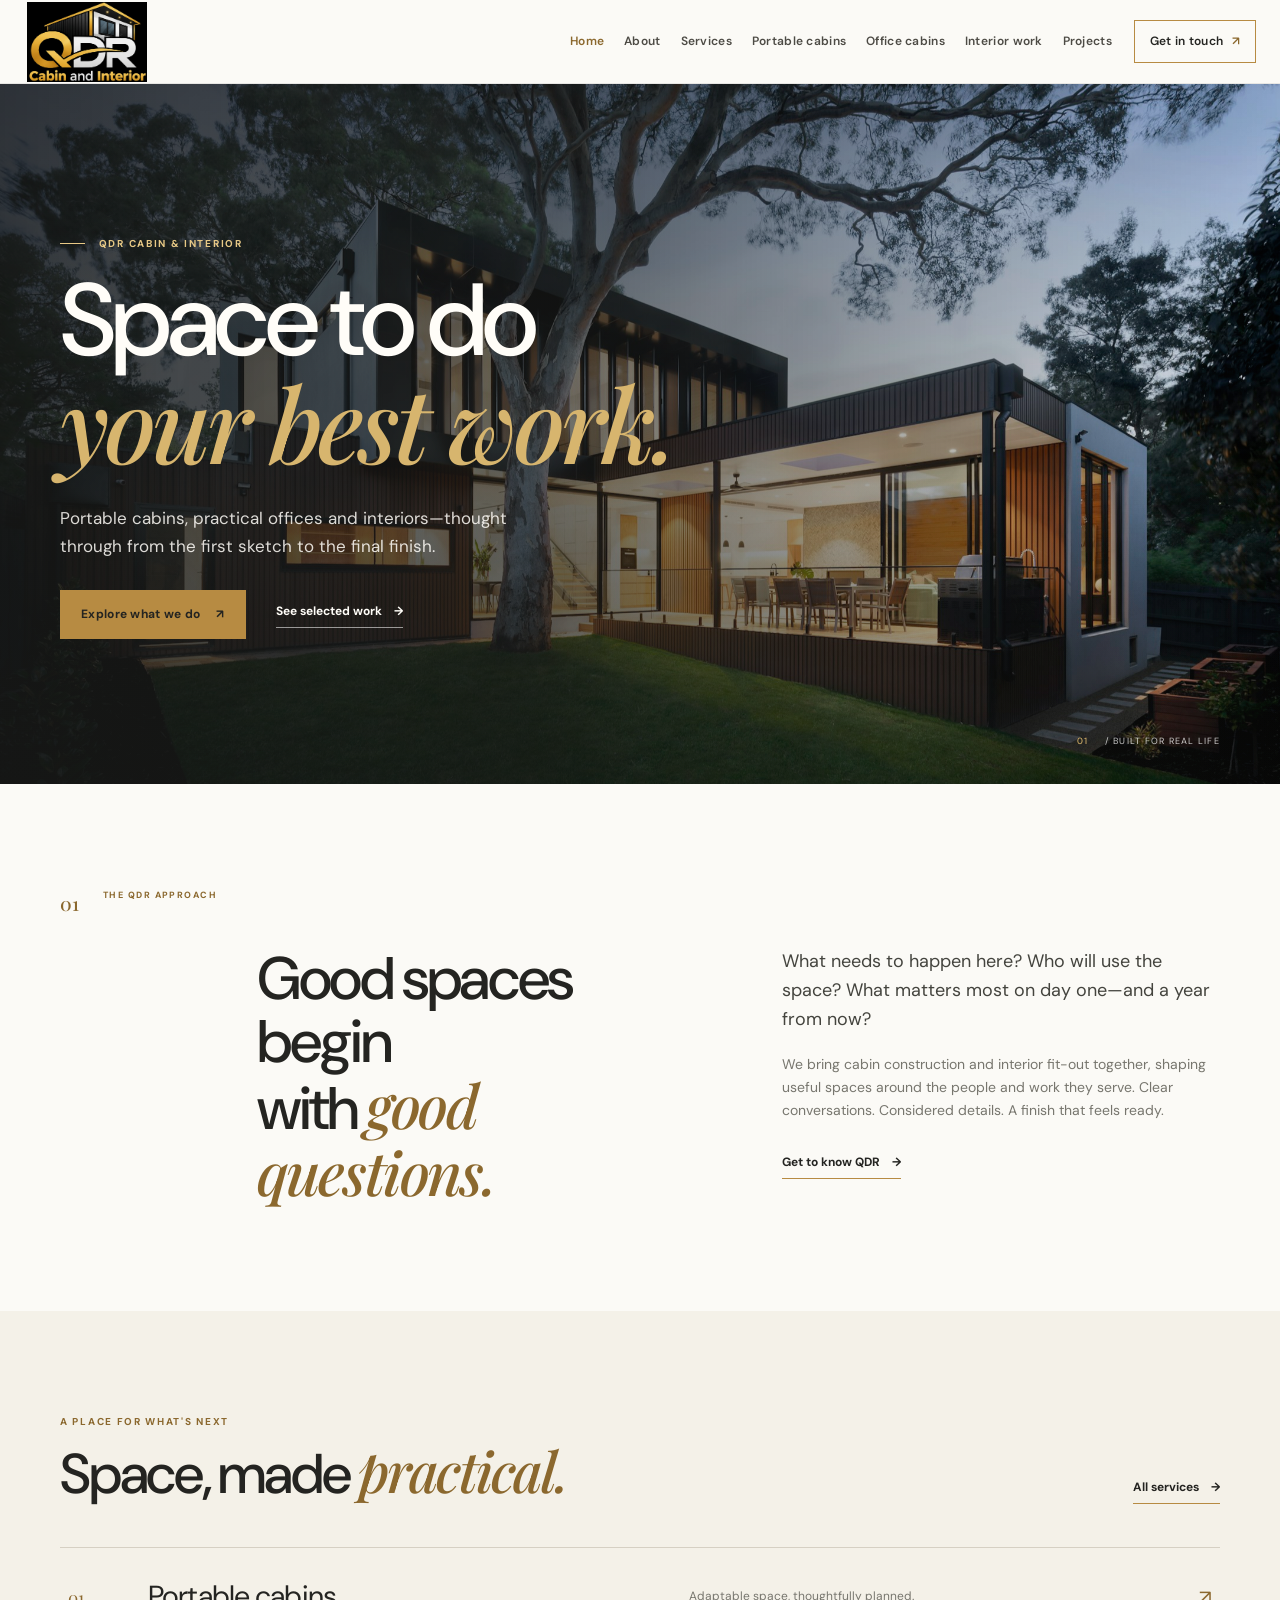
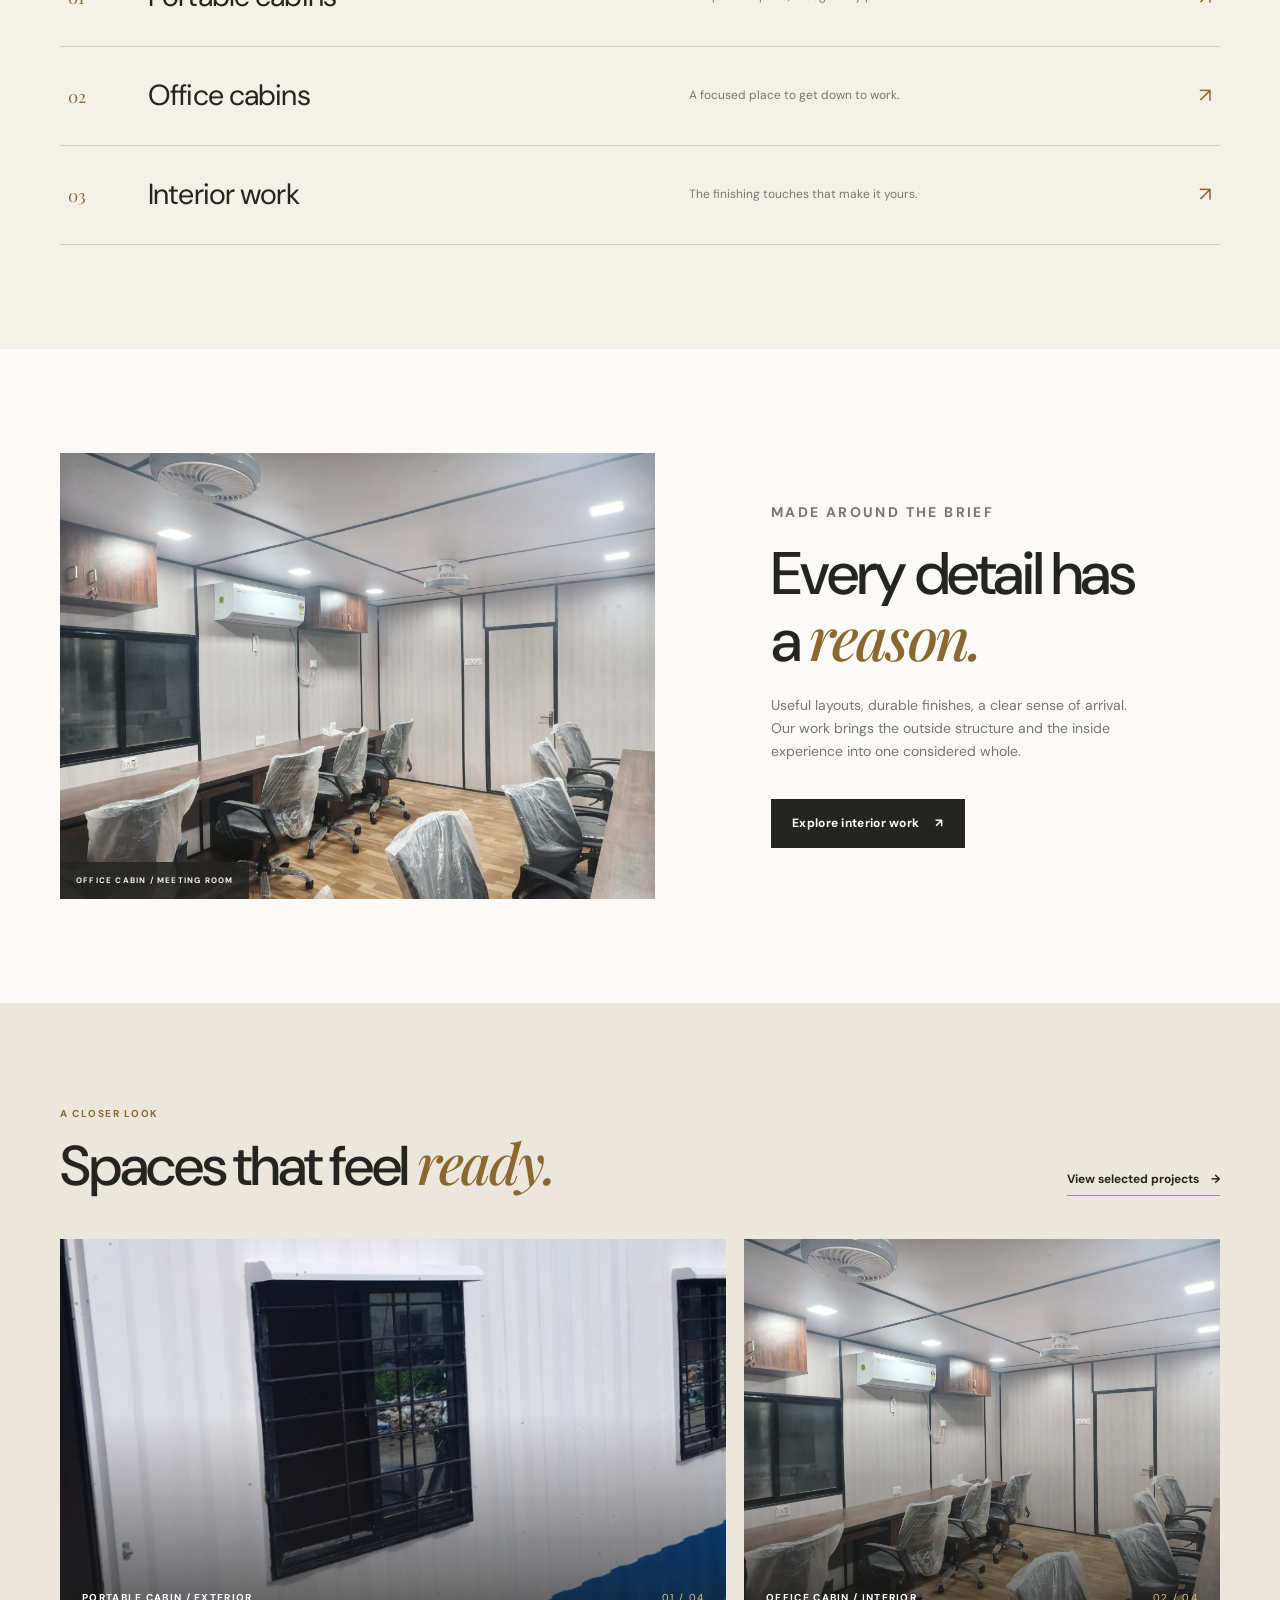
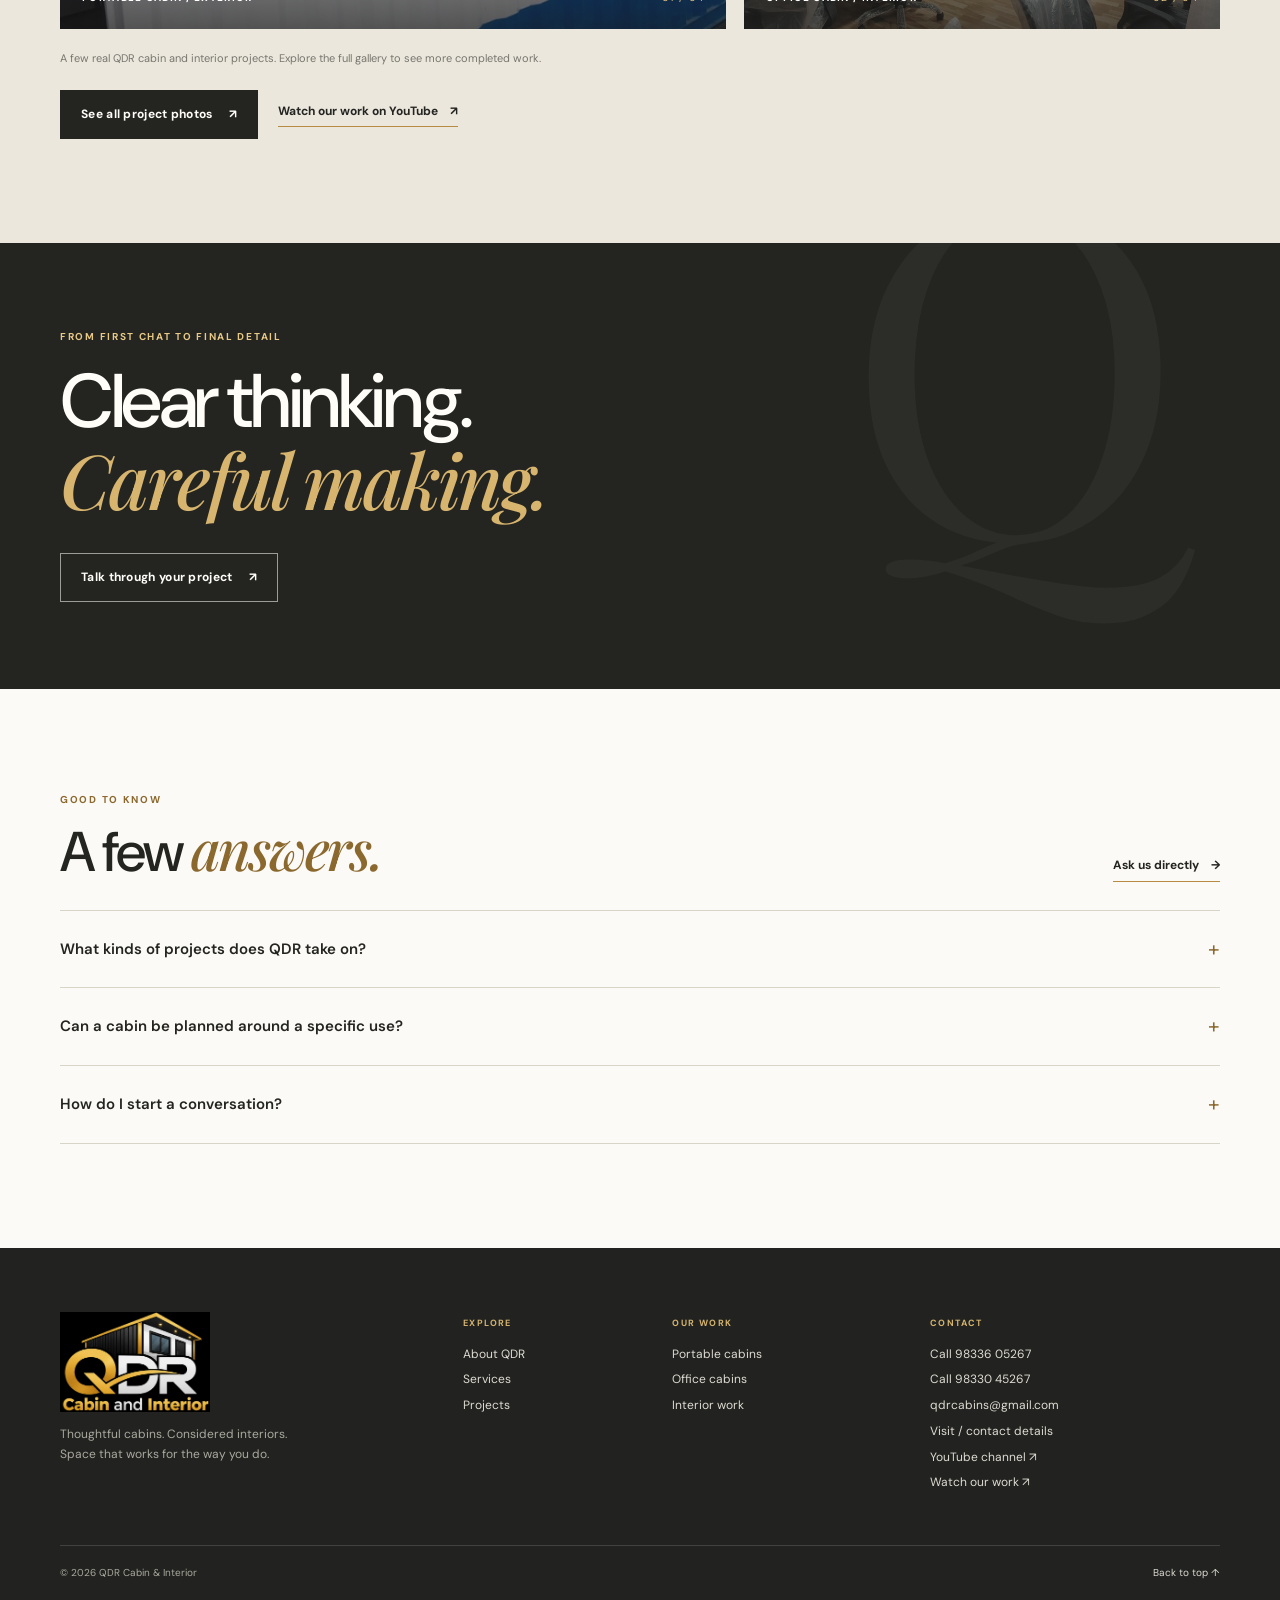
<file: index.html>
<!doctype html>
<html lang="en">

<head>
  <meta charset="utf-8">
  <meta name="viewport" content="width=device-width, initial-scale=1">
  <title>QDR Cabin &amp; Interior | Spaces built around your work</title>
  <meta name="description"
    content="Portable cabins, considered office spaces and interior fit-outs. Explore QDR Cabin & Interior's practical, carefully finished spaces.">
  <link rel="icon" href="assets/logo/qdr-logo-cropped.png">
  <link rel="stylesheet" href="css/style.css">
  <script src="js/script.js" defer></script>
</head>

<body data-page="home">
  <a class="skip-link" href="#main">Skip to content</a>
  <header class="site-header">
    <div class="header-inner">
      <a class="brand" href="index.html" aria-label="QDR Cabin and Interior home"><img src="assets/logo/qdr-logo-cropped.png"
          alt="QDR Cabin and Interior"></a>
      <button class="menu-toggle" type="button" aria-expanded="false"
        aria-controls="primary-nav"><span></span><span></span><span></span><span class="sr-only">Open
          navigation</span></button>
      <nav class="primary-nav" id="primary-nav" aria-label="Main navigation">
        <a href="index.html">Home</a><a href="about.html">About</a><a href="services.html">Services</a>
        <a href="portable-cabins.html">Portable cabins</a><a href="office-cabins.html">Office cabins</a>
        <a href="interior-work.html">Interior work</a><a href="projects.html">Projects</a><a class="nav-contact"
          href="contact.html">Get in touch <span aria-hidden="true">↗</span></a>
      </nav>
    </div>
  </header>
  <main id="main">
    <section class="hero home-hero">
      <div class="hero-image" role="img" aria-label="Contemporary cabin with warm light opening onto a garden"></div>
      <div class="hero-shade"></div>
      <div class="hero-content wrap">
        <p class="eyebrow light-eyebrow"><span></span> QDR CABIN &amp; INTERIOR</p>
        <h1>Space to do<br><em>your best work.</em></h1>
        <p class="hero-copy">Portable cabins, practical offices and interiors—thought through from the first sketch to
          the final finish.</p>
        <div class="hero-actions"><a class="button button-gold" href="services.html">Explore what we do <span
              aria-hidden="true">↗</span></a><a class="text-link light-link" href="projects.html">See selected work
            <span aria-hidden="true">→</span></a></div>
      </div>
      <div class="hero-index"><span>01</span> / BUILT FOR REAL LIFE</div>
    </section>
    <section class="intro-section wrap section-pad">
      <div class="section-kicker"><span>01</span><span>THE QDR APPROACH</span></div>
      <div class="intro-grid">
        <h2>Good spaces begin<br>with <em>good questions.</em></h2>
        <div>
          <p class="lead">What needs to happen here? Who will use the space? What matters most on day one—and a year
            from now?</p>
          <p>We bring cabin construction and interior fit-out together, shaping useful spaces around the people and work
            they serve. Clear conversations. Considered details. A finish that feels ready.</p><a class="text-link"
            href="about.html">Get to know QDR <span aria-hidden="true">→</span></a>
        </div>
      </div>
    </section>
    <section class="services-band section-pad">
      <div class="wrap">
        <div class="section-heading">
          <div>
            <p class="eyebrow">A PLACE FOR WHAT'S NEXT</p>
            <h2>Space, made <em>practical.</em></h2>
          </div><a class="text-link" href="services.html">All services <span aria-hidden="true">→</span></a>
        </div>
        <div class="service-list">
          <a class="service-row" href="portable-cabins.html"><span class="service-num">01</span><span
              class="service-title">Portable cabins</span><span class="service-desc">Adaptable space, thoughtfully
              planned.</span><span class="service-arrow" aria-hidden="true">↗</span></a>
          <a class="service-row" href="office-cabins.html"><span class="service-num">02</span><span
              class="service-title">Office cabins</span><span class="service-desc">A focused place to get down to
              work.</span><span class="service-arrow" aria-hidden="true">↗</span></a>
          <a class="service-row" href="interior-work.html"><span class="service-num">03</span><span
              class="service-title">Interior work</span><span class="service-desc">The finishing touches that make it
              yours.</span><span class="service-arrow" aria-hidden="true">↗</span></a>
        </div>
      </div>
    </section>
    <section class="feature-split wrap section-pad">
      <div class="feature-image"><img src="assets/images/projects/project-20.jpg"
          alt="QDR office meeting room with conference tables, chairs and bright ceiling lights" loading="lazy"><span
          class="image-caption">OFFICE CABIN / MEETING ROOM</span></div>
      <div class="feature-copy">
        <p class="eyebrow">MADE AROUND THE BRIEF</p>
        <h2>Every detail has<br>a <em>reason.</em></h2>
        <p>Useful layouts, durable finishes, a clear sense of arrival. Our work brings the outside structure and the
          inside experience into one considered whole.</p><a class="button button-dark"
          href="interior-work.html">Explore interior work <span aria-hidden="true">↗</span></a>
      </div>
    </section>
    <section class="project-preview section-pad">
      <div class="wrap">
        <div class="section-heading">
          <div>
            <p class="eyebrow">A CLOSER LOOK</p>
            <h2>Spaces that feel <em>ready.</em></h2>
          </div><a class="text-link" href="projects.html">View selected projects <span aria-hidden="true">→</span></a>
        </div>
        <div class="preview-grid"><a class="preview-card preview-large" href="projects.html"><img
              src="assets/images/projects/project-01.jpg"
              alt="QDR white-and-blue portable cabin exterior with framed windows" loading="lazy"><span
              class="preview-label">PORTABLE CABIN / EXTERIOR <span>01 / 04</span></span></a><a class="preview-card"
            href="projects.html"><img src="assets/images/projects/project-20.jpg"
              alt="QDR office cabin meeting room with conference tables and chairs" loading="lazy"><span
              class="preview-label">OFFICE CABIN / INTERIOR <span>02 / 04</span></span></a></div>
        <p class="gallery-disclaimer">A few real QDR cabin and interior projects. Explore the full gallery to see more
          completed work.</p>
        <div class="gallery-preview-actions"><a class="button button-dark" href="project-gallery.html">See all project
            photos <span aria-hidden="true">↗</span></a><a class="text-link"
            href="https://youtube.com/shorts/cOKui1bAQ7I?si=RUxoISTJ4za5PQFl" target="_blank"
            rel="noopener noreferrer">Watch our work on YouTube <span aria-hidden="true">↗</span></a></div>
      </div>
    </section>
    <section class="approach-strip">
      <div class="wrap approach-inner">
        <p class="eyebrow light-eyebrow">FROM FIRST CHAT TO FINAL DETAIL</p>
        <h2>Clear thinking.<br><em>Careful making.</em></h2><a class="button button-outline" href="contact.html">Talk
          through your project <span aria-hidden="true">↗</span></a><span class="strip-mark" aria-hidden="true">Q</span>
      </div>
    </section>
    <section class="faq-section wrap section-pad">
      <div class="section-heading">
        <div>
          <p class="eyebrow">GOOD TO KNOW</p>
          <h2>A few <em>answers.</em></h2>
        </div><a class="text-link" href="contact.html">Ask us directly <span aria-hidden="true">→</span></a>
      </div>
      <div class="faq-list">
        <article class="faq-item">
          <h3><button class="faq-trigger" aria-expanded="false" aria-controls="faq-home-1" id="faq-home-btn-1">What
              kinds of projects does QDR take on?<span aria-hidden="true">+</span></button></h3>
          <div class="faq-answer" id="faq-home-1" role="region" aria-labelledby="faq-home-btn-1" hidden>
            <p>QDR works across portable cabins, office cabins and interior fit-outs. The right starting point depends
              on how you need the space to function.</p>
          </div>
        </article>
        <article class="faq-item">
          <h3><button class="faq-trigger" aria-expanded="false" aria-controls="faq-home-2" id="faq-home-btn-2">Can a
              cabin be planned around a specific use?<span aria-hidden="true">+</span></button></h3>
          <div class="faq-answer" id="faq-home-2" role="region" aria-labelledby="faq-home-btn-2" hidden>
            <p>Yes. Share the intended use, must-haves and site context when you enquire. We can then discuss what a
              considered brief might look like.</p>
          </div>
        </article>
        <article class="faq-item">
          <h3><button class="faq-trigger" aria-expanded="false" aria-controls="faq-home-3" id="faq-home-btn-3">How do I
              start a conversation?<span aria-hidden="true">+</span></button></h3>
          <div class="faq-answer" id="faq-home-3" role="region" aria-labelledby="faq-home-btn-3" hidden>
            <p>Call 98336 05267 or 98330 45267, email qdrcabins@gmail.com, or use the contact page to prepare a WhatsApp message. The
              enquiry form does not submit to a server yet.</p>
          </div>
        </article>
      </div>
    </section>
  </main>
  <footer class="site-footer">
    <div class="wrap footer-main">
      <div class="footer-brand"><a href="index.html"><img src="assets/logo/qdr-logo-cropped.png"
            alt="QDR Cabin and Interior"></a>
        <p>Thoughtful cabins. Considered interiors.<br>Space that works for the way you do.</p>
      </div>
      <div class="footer-col">
        <p class="footer-label">EXPLORE</p><a href="about.html">About QDR</a><a href="services.html">Services</a><a
          href="projects.html">Projects</a>
      </div>
      <div class="footer-col">
        <p class="footer-label">OUR WORK</p><a href="portable-cabins.html">Portable cabins</a><a
          href="office-cabins.html">Office cabins</a><a href="interior-work.html">Interior work</a>
      </div>
      <div class="footer-col footer-contact">
        <p class="footer-label">CONTACT</p><a href="tel:+919833605267">Call 98336 05267</a><a href="tel:+919833045267">Call 98330 45267</a><a
          href="mailto:qdrcabins@gmail.com">qdrcabins@gmail.com</a><a href="contact.html">Visit / contact details</a><a
          href="https://www.youtube.com/@QDRcabinandinteriorin" target="_blank" rel="noopener noreferrer">YouTube
          channel ↗</a><a href="https://youtube.com/shorts/cOKui1bAQ7I?si=RUxoISTJ4za5PQFl" target="_blank"
          rel="noopener noreferrer">Watch our work ↗</a>
      </div>
    </div>
    <div class="wrap footer-bottom"><span>© <span data-year></span> QDR Cabin &amp; Interior</span><a href="#main">Back to top ↑</a></div>
  </footer>
</body>

</html>
</file>
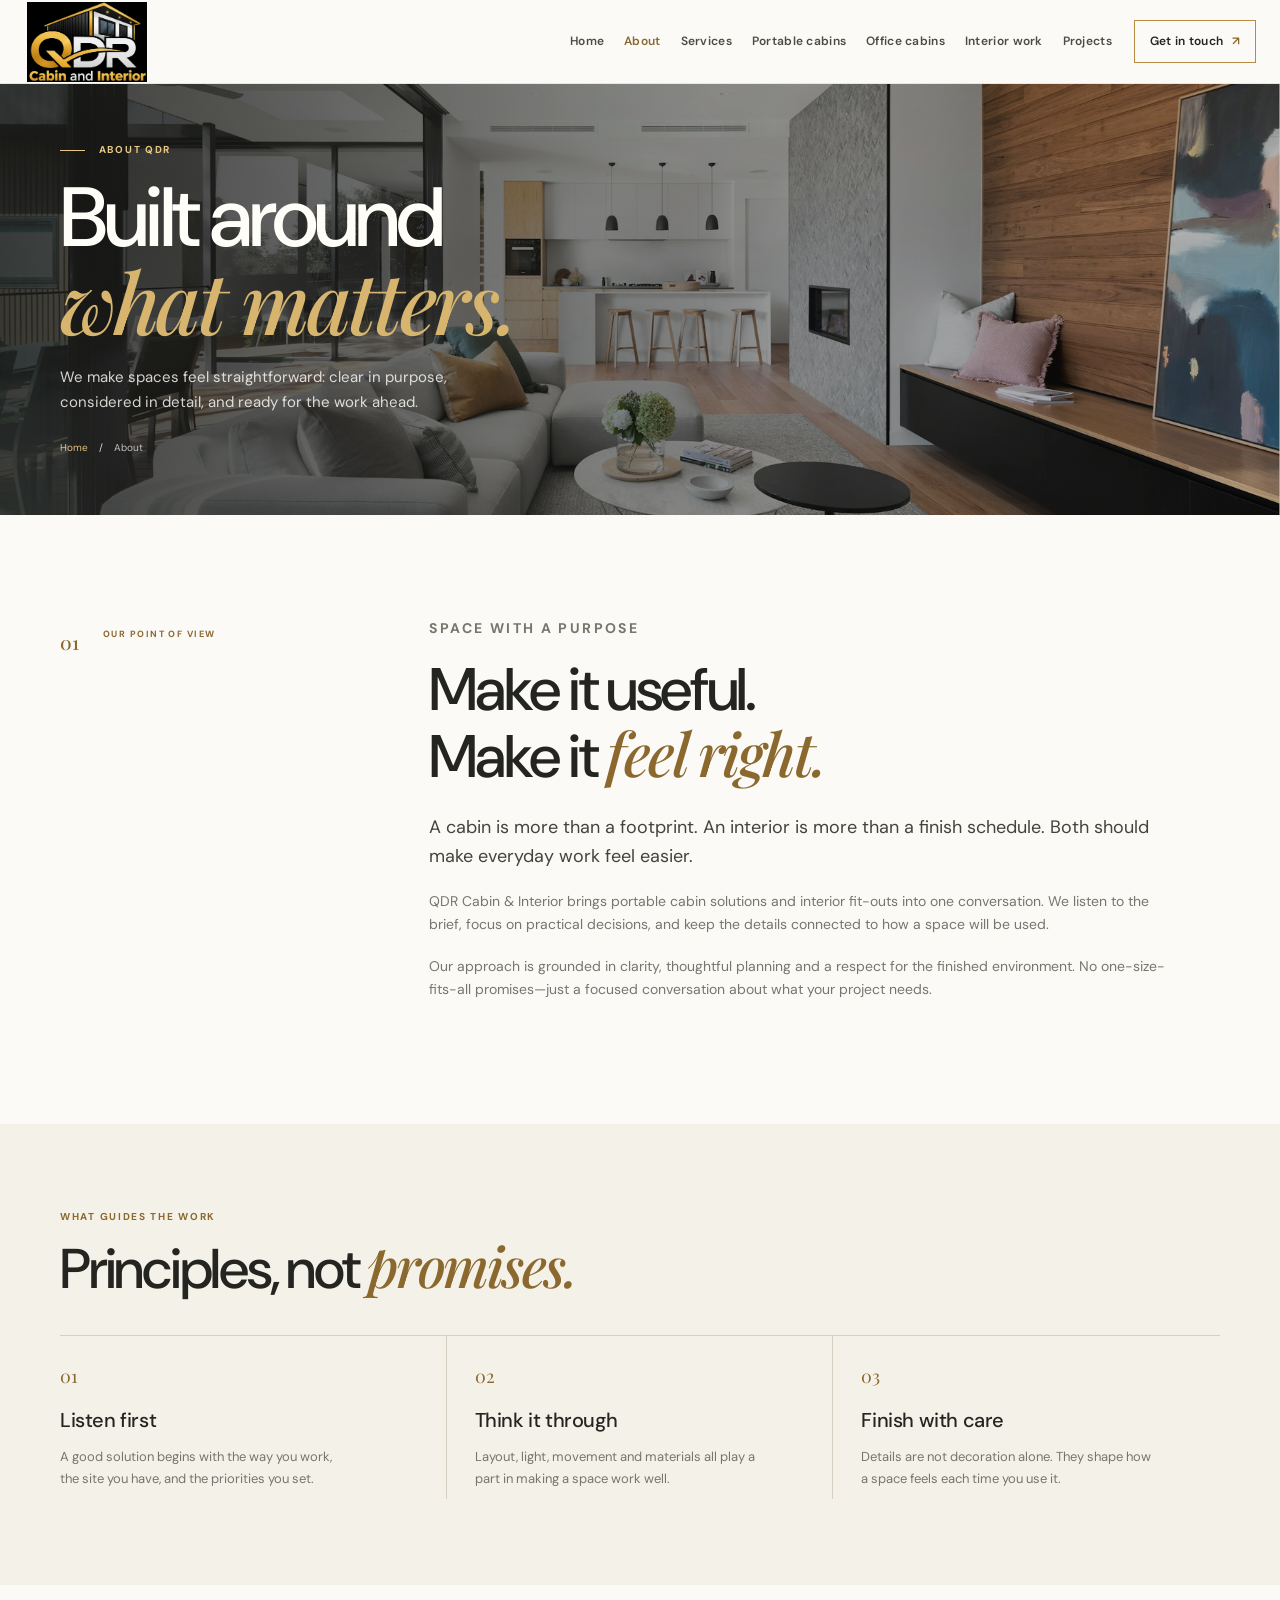
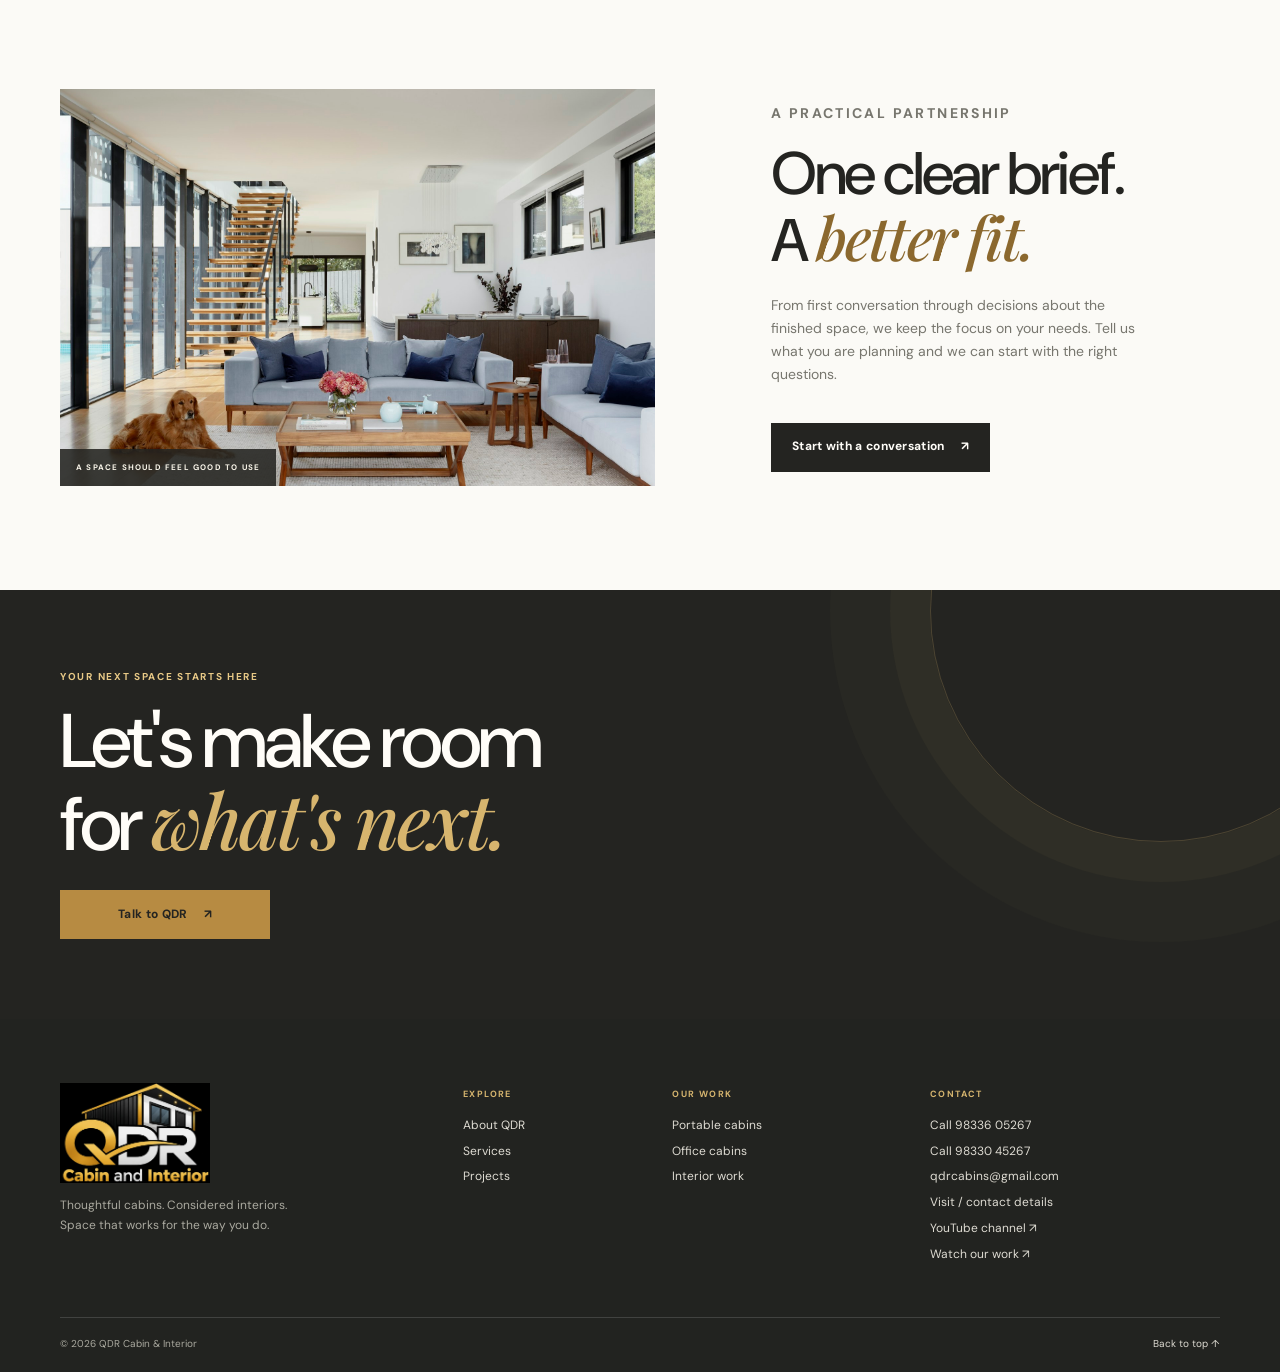
<file: about.html>
<!doctype html>
<html lang="en">

<head>
    <meta charset="utf-8">
    <meta name="viewport" content="width=device-width, initial-scale=1">
    <title>About QDR | Cabin &amp; Interior</title>
    <meta name="description"
        content="Meet QDR Cabin & Interior: a practical, detail-conscious approach to cabins and interiors.">
    <link rel="icon" href="assets/logo/qdr-logo-cropped.png">
    <link rel="stylesheet" href="css/style.css">
    <script src="js/script.js" defer></script>
</head>

<body data-page="about"><a class="skip-link" href="#main">Skip to content</a>
    <header class="site-header">
        <div class="header-inner"><a class="brand" href="index.html" aria-label="QDR Cabin and Interior home"><img
                    src="assets/logo/qdr-logo-cropped.png" alt="QDR Cabin and Interior"></a><button class="menu-toggle"
                type="button" aria-expanded="false"
                aria-controls="primary-nav"><span></span><span></span><span></span><span class="sr-only">Open
                    navigation</span></button>
            <nav class="primary-nav" id="primary-nav" aria-label="Main navigation"><a href="index.html">Home</a><a
                    href="about.html">About</a><a href="services.html">Services</a><a
                    href="portable-cabins.html">Portable cabins</a><a href="office-cabins.html">Office cabins</a><a
                    href="interior-work.html">Interior work</a><a href="projects.html">Projects</a><a
                    class="nav-contact" href="contact.html">Get in touch <span aria-hidden="true">↗</span></a></nav>
        </div>
    </header>
    <main id="main">
        <section class="page-hero page-hero-about">
            <div class="wrap page-hero-inner">
                <p class="eyebrow light-eyebrow"><span></span> ABOUT QDR</p>
                <h1>Built around<br><em>what matters.</em></h1>
                <p>We make spaces feel straightforward: clear in purpose, considered in detail, and ready for the work
                    ahead.</p>
                <div class="breadcrumb"><a href="index.html">Home</a><span>/</span><span
                        aria-current="page">About</span></div>
            </div>
        </section>
        <section class="wrap section-pad story-grid">
            <div class="section-kicker"><span>01</span><span>OUR POINT OF VIEW</span></div>
            <div>
                <p class="eyebrow">SPACE WITH A PURPOSE</p>
                <h2>Make it useful.<br>Make it <em>feel right.</em></h2>
                <p class="lead">A cabin is more than a footprint. An interior is more than a finish schedule. Both
                    should make everyday work feel easier.</p>
                <p>QDR Cabin &amp; Interior brings portable cabin solutions and interior fit-outs into one conversation.
                    We listen to the brief, focus on practical decisions, and keep the details connected to how a space
                    will be used.</p>
                <p>Our approach is grounded in clarity, thoughtful planning and a respect for the finished environment.
                    No one-size-fits-all promises—just a focused conversation about what your project needs.</p>
            </div>
        </section>
        <section class="values-section">
            <div class="wrap">
                <div class="section-heading">
                    <div>
                        <p class="eyebrow">WHAT GUIDES THE WORK</p>
                        <h2>Principles, not <em>promises.</em></h2>
                    </div>
                </div>
                <div class="values-grid">
                    <article><span>01</span>
                        <h3>Listen first</h3>
                        <p>A good solution begins with the way you work, the site you have, and the priorities you set.
                        </p>
                    </article>
                    <article><span>02</span>
                        <h3>Think it through</h3>
                        <p>Layout, light, movement and materials all play a part in making a space work well.</p>
                    </article>
                    <article><span>03</span>
                        <h3>Finish with care</h3>
                        <p>Details are not decoration alone. They shape how a space feels each time you use it.</p>
                    </article>
                </div>
            </div>
        </section>
        <section class="feature-split wrap section-pad">
            <div class="feature-image"><img src="assets/images/interior-detail.jpg"
                    alt="Warm, carefully furnished interior with generous daylight" loading="lazy"><span
                    class="image-caption">A SPACE SHOULD FEEL GOOD TO USE</span></div>
            <div class="feature-copy">
                <p class="eyebrow">A PRACTICAL PARTNERSHIP</p>
                <h2>One clear brief.<br>A <em>better fit.</em></h2>
                <p>From first conversation through decisions about the finished space, we keep the focus on your needs.
                    Tell us what you are planning and we can start with the right questions.</p><a
                    class="button button-dark" href="contact.html">Start with a conversation <span
                        aria-hidden="true">↗</span></a>
            </div>
        </section>
        <section class="cta-panel">
            <div class="wrap cta-inner">
                <p class="eyebrow light-eyebrow">YOUR NEXT SPACE STARTS HERE</p>
                <h2>Let's make room<br>for <em>what's next.</em></h2><a class="button button-gold"
                    href="contact.html">Talk to QDR <span aria-hidden="true">↗</span></a>
            </div>
        </section>
    </main>
    <footer class="site-footer">
        <div class="wrap footer-main">
            <div class="footer-brand"><a href="index.html"><img src="assets/logo/qdr-logo-cropped.png"
                        alt="QDR Cabin and Interior"></a>
                <p>Thoughtful cabins. Considered interiors.<br>Space that works for the way you do.</p>
            </div>
            <div class="footer-col">
                <p class="footer-label">EXPLORE</p><a href="about.html">About QDR</a><a
                    href="services.html">Services</a><a href="projects.html">Projects</a>
            </div>
            <div class="footer-col">
                <p class="footer-label">OUR WORK</p><a href="portable-cabins.html">Portable cabins</a><a
                    href="office-cabins.html">Office cabins</a><a href="interior-work.html">Interior work</a>
            </div>
            <div class="footer-col footer-contact">
                <p class="footer-label">CONTACT</p>
                <a href="tel:+919833605267">Call 98336 05267</a><a href="tel:+919833045267">Call 98330 45267</a><a
                    href="mailto:qdrcabins@gmail.com">qdrcabins@gmail.com</a><a href="contact.html">Visit / contact
                    details</a><a href="https://www.youtube.com/@QDRcabinandinteriorin" target="_blank"
                    rel="noopener noreferrer">YouTube channel ↗</a><a
                    href="https://youtube.com/shorts/cOKui1bAQ7I?si=RUxoISTJ4za5PQFl" target="_blank"
                    rel="noopener noreferrer">Watch our work ↗</a>
            </div>
        </div>
        <div class="wrap footer-bottom"><span>© <span data-year></span> QDR Cabin &amp; Interior</span><a href="#main">Back to top ↑</a></div>
    </footer>
</body>

</html>
</file>
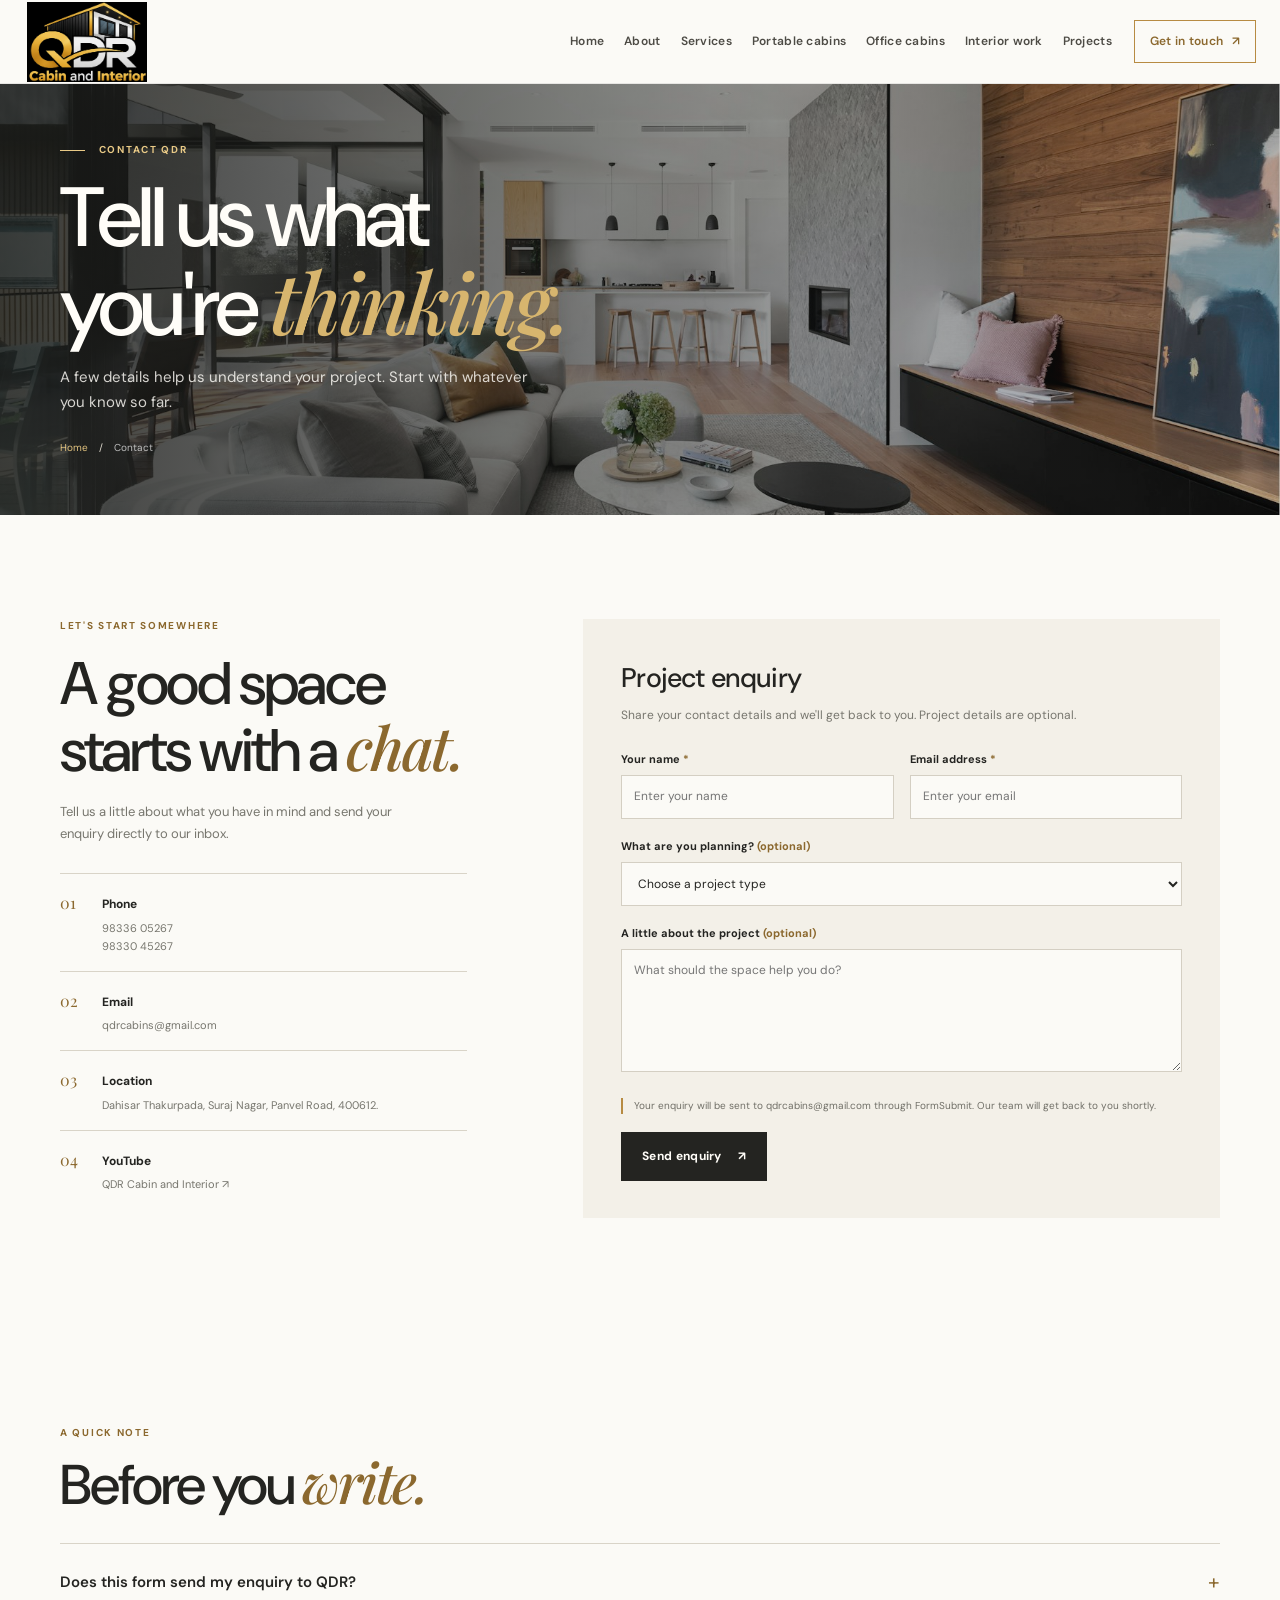
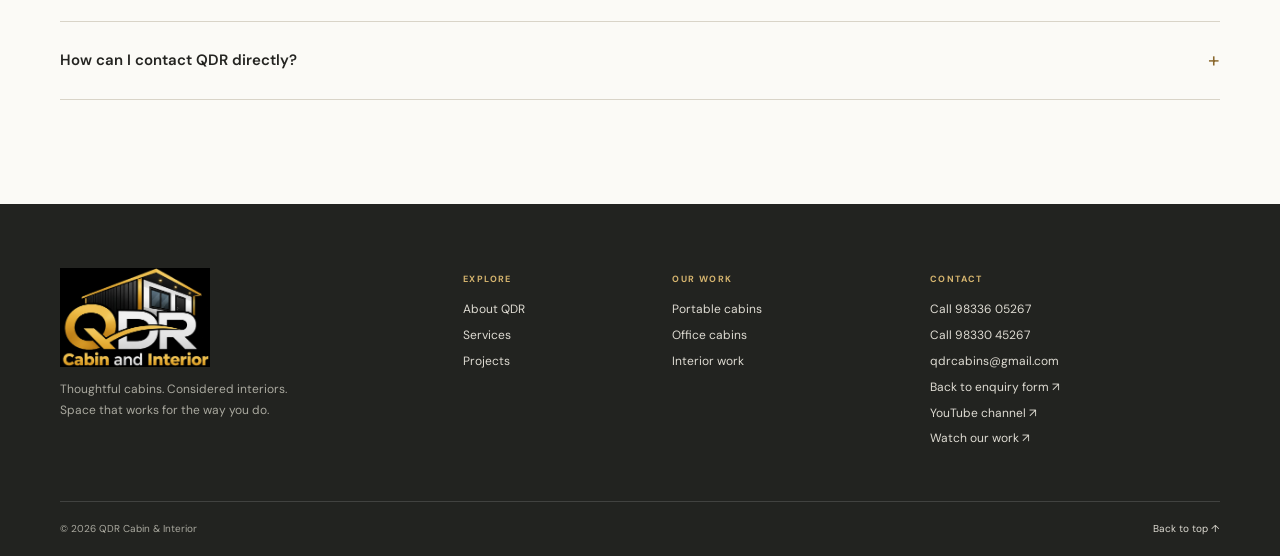
<file: contact.html>
<!doctype html>
<html lang="en">

<head>
    <meta charset="utf-8">
    <meta name="viewport" content="width=device-width, initial-scale=1">

    <title>Contact QDR | Start a Cabin or Interior Enquiry</title>

    <meta name="description"
        content="Start a conversation with QDR Cabin & Interior about portable cabins, office cabins or interior fit-out work.">

    <link rel="icon" href="assets/logo/qdr-logo-cropped.png">
    <link rel="stylesheet" href="css/style.css">

    <script src="js/script.js" defer></script>
</head>

<body data-page="contact">

    <a class="skip-link" href="#main">Skip to content</a>

    <!-- HEADER -->
    <header class="site-header">
        <div class="header-inner">

            <a class="brand" href="index.html"
                aria-label="QDR Cabin and Interior home">
                <img src="assets/logo/qdr-logo-cropped.png"
                    alt="QDR Cabin and Interior">
            </a>

            <button class="menu-toggle" type="button"
                aria-expanded="false" aria-controls="primary-nav">
                <span></span>
                <span></span>
                <span></span>
                <span class="sr-only">Open navigation</span>
            </button>

            <nav class="primary-nav" id="primary-nav"
                aria-label="Main navigation">

                <a href="index.html">Home</a>
                <a href="about.html">About</a>
                <a href="services.html">Services</a>
                <a href="portable-cabins.html">Portable cabins</a>
                <a href="office-cabins.html">Office cabins</a>
                <a href="interior-work.html">Interior work</a>
                <a href="projects.html">Projects</a>

                <a class="nav-contact" href="contact.html">
                    Get in touch <span aria-hidden="true">↗</span>
                </a>

            </nav>
        </div>
    </header>

    <!-- MAIN -->
    <main id="main">

        <!-- PAGE HERO -->
        <section class="page-hero page-hero-contact">

            <div class="wrap page-hero-inner">

                <p class="eyebrow light-eyebrow">
                    <span></span> CONTACT QDR
                </p>

                <h1>
                    Tell us what<br>you're <em>thinking.</em>
                </h1>

                <p>
                    A few details help us understand your project.
                    Start with whatever you know so far.
                </p>

                <div class="breadcrumb">
                    <a href="index.html">Home</a>
                    <span>/</span>
                    <span aria-current="page">Contact</span>
                </div>

            </div>
        </section>

        <!-- CONTACT SECTION -->
        <section class="wrap section-pad contact-layout">

            <!-- LEFT CONTACT DETAILS -->
            <div class="contact-aside">

                <p class="eyebrow">LET'S START SOMEWHERE</p>

                <h2>
                    A good space<br>starts with a <em>chat.</em>
                </h2>

                <p>
                    Tell us a little about what you have in mind
                    and send your enquiry directly to our inbox.
                </p>

                <div class="contact-detail">

                    <span class="detail-number">01</span>

                    <div>
                        <strong>Phone</strong>
                        <p>
                            <a href="tel:+919833605267">98336 05267</a><br>
                            <a href="tel:+919833045267">98330 45267</a>
                        </p>
                    </div>

                </div>

                <div class="contact-detail">

                    <span class="detail-number">02</span>

                    <div>
                        <strong>Email</strong>
                        <p>
                            <a href="mailto:qdrcabins@gmail.com">
                                qdrcabins@gmail.com
                            </a>
                        </p>
                    </div>

                </div>

                <div class="contact-detail">

                    <span class="detail-number">03</span>

                    <div>
                        <strong>Location</strong>
                        <p>
                            Dahisar Thakurpada, Suraj Nagar,
                            Panvel Road, 400612.
                        </p>
                    </div>

                </div>

                <div class="contact-detail">

                    <span class="detail-number">04</span>

                    <div>
                        <strong>YouTube</strong>
                        <p>
                            <a href="https://www.youtube.com/@QDRcabinandinteriorin"
                                target="_blank"
                                rel="noopener noreferrer">
                                QDR Cabin and Interior ↗
                            </a>
                        </p>
                    </div>

                </div>

            </div>

            <!-- RIGHT ENQUIRY FORM -->
            <div class="contact-form-wrap">

                <h2>Project enquiry</h2>

                <p class="form-intro">
                    Share your contact details and we'll get back
                    to you. Project details are optional.
                </p>

                <form
                    id="enquiry-form"
                    action="https://formsubmit.co/qdrcabins@gmail.com"
                    method="POST"
                >

                    <!-- EMAIL SUBJECT -->
                    <input
                        type="hidden"
                        name="_subject"
                        value="New project enquiry - QDR Cabin & Interior"
                    >

                    <!-- THANK YOU PAGE -->
                    <input
                        type="hidden"
                        name="_next"
                        value="https://YOUR-DOMAIN.com/thank-you.html"
                    >

                    <!-- SPAM PROTECTION -->
                    <input
                        type="text"
                        name="_honey"
                        style="display:none"
                        tabindex="-1"
                        autocomplete="off"
                    >

                    <!-- NAME AND EMAIL -->
                    <div class="field-row">

                        <div class="field">

                            <label for="name">
                                Your name <span aria-hidden="true">*</span>
                            </label>

                            <input
                                id="name"
                                name="name"
                                type="text"
                                autocomplete="name"
                                placeholder="Enter your name"
                                required
                                minlength="2"
                            >

                        </div>

                        <div class="field">

                            <label for="email">
                                Email address <span aria-hidden="true">*</span>
                            </label>

                            <input
                                id="email"
                                name="email"
                                type="email"
                                autocomplete="email"
                                placeholder="Enter your email"
                                required
                            >

                        </div>

                    </div>

                    <!-- PROJECT TYPE -->
                    <div class="field">

                        <label for="project">
                            What are you planning?
                            <span>(optional)</span>
                        </label>

                        <select id="project" name="project">

                            <option value="">Choose a project type</option>

                            <option value="Portable cabin">
                                Portable cabin
                            </option>

                            <option value="Office cabin">
                                Office cabin
                            </option>

                            <option value="Interior work">
                                Interior work
                            </option>

                            <option value="Not sure yet">
                                Not sure yet
                            </option>

                        </select>

                    </div>

                    <!-- PROJECT MESSAGE -->
                    <div class="field">

                        <label for="message">
                            A little about the project
                            <span>(optional)</span>
                        </label>

                        <textarea
                            id="message"
                            name="message"
                            rows="5"
                            placeholder="What should the space help you do?"
                        ></textarea>

                    </div>

                    <!-- INFORMATION -->
                    <p class="form-honesty">
                        Your enquiry will be sent to
                        qdrcabins@gmail.com through FormSubmit.
                        Our team will get back to you shortly.
                    </p>

                    <!-- SUBMIT -->
                    <button class="button button-dark" type="submit">
                        Send enquiry
                        <span aria-hidden="true">↗</span>
                    </button>

                </form>

            </div>

        </section>

        <!-- FAQ SECTION -->
        <section class="faq-section wrap section-pad">

            <div class="section-heading">

                <div>
                    <p class="eyebrow">A QUICK NOTE</p>
                    <h2>Before you <em>write.</em></h2>
                </div>

            </div>

            <div class="faq-list">

                <article class="faq-item">

                    <h3>
                        <button class="faq-trigger"
                            aria-expanded="false"
                            aria-controls="faq-contact-1"
                            id="faq-contact-btn-1">

                            Does this form send my enquiry to QDR?

                            <span aria-hidden="true">+</span>

                        </button>
                    </h3>

                    <div class="faq-answer"
                        id="faq-contact-1"
                        role="region"
                        aria-labelledby="faq-contact-btn-1"
                        hidden>

                        <p>
                            Yes. you Can contact Mr. Ajaj Ahmed
                        </p>

                    </div>

                </article>

                <article class="faq-item">

                    <h3>
                        <button class="faq-trigger"
                            aria-expanded="false"
                            aria-controls="faq-contact-2"
                            id="faq-contact-btn-2">

                            How can I contact QDR directly?

                            <span aria-hidden="true">+</span>

                        </button>
                    </h3>

                    <div class="faq-answer"
                        id="faq-contact-2"
                        role="region"
                        aria-labelledby="faq-contact-btn-2"
                        hidden>

                        <p>
                            Just SEnd the Hi to QDR. Ajaj Ahmed's Team will contact u 
                        </p>

                    </div>

                </article>

            </div>

        </section>

    </main>

    <!-- FOOTER -->
    <footer class="site-footer">

        <div class="wrap footer-main">

            <div class="footer-brand">

                <a href="index.html">
                    <img src="assets/logo/qdr-logo-cropped.png"
                        alt="QDR Cabin and Interior">
                </a>

                <p>
                    Thoughtful cabins. Considered interiors.<br>
                    Space that works for the way you do.
                </p>

            </div>

            <div class="footer-col">

                <p class="footer-label">EXPLORE</p>

                <a href="about.html">About QDR</a>
                <a href="services.html">Services</a>
                <a href="projects.html">Projects</a>

            </div>

            <div class="footer-col">

                <p class="footer-label">OUR WORK</p>

                <a href="portable-cabins.html">Portable cabins</a>
                <a href="office-cabins.html">Office cabins</a>
                <a href="interior-work.html">Interior work</a>

            </div>

            <div class="footer-col footer-contact">

                <p class="footer-label">CONTACT</p>

                <a href="tel:+919833605267">
                    Call 98336 05267
                </a>

                <a href="tel:+919833045267">
                    Call 98330 45267
                </a>

                <a href="mailto:qdrcabins@gmail.com">
                    qdrcabins@gmail.com
                </a>

                <a href="#main">
                    Back to enquiry form
                    <span aria-hidden="true">↗</span>
                </a>

                <a href="https://www.youtube.com/@QDRcabinandinteriorin"
                    target="_blank"
                    rel="noopener noreferrer">
                    YouTube channel ↗
                </a>

                <a href="https://youtube.com/shorts/cOKui1bAQ7I?si=RUxoISTJ4za5PQFl"
                    target="_blank"
                    rel="noopener noreferrer">
                    Watch our work ↗
                </a>

            </div>

        </div>

        <div class="wrap footer-bottom">

            <span>
                © <span data-year></span> QDR Cabin & Interior
            </span>

            <a href="#main">Back to top ↑</a>

        </div>

    </footer>

</body>
</html>
</file>
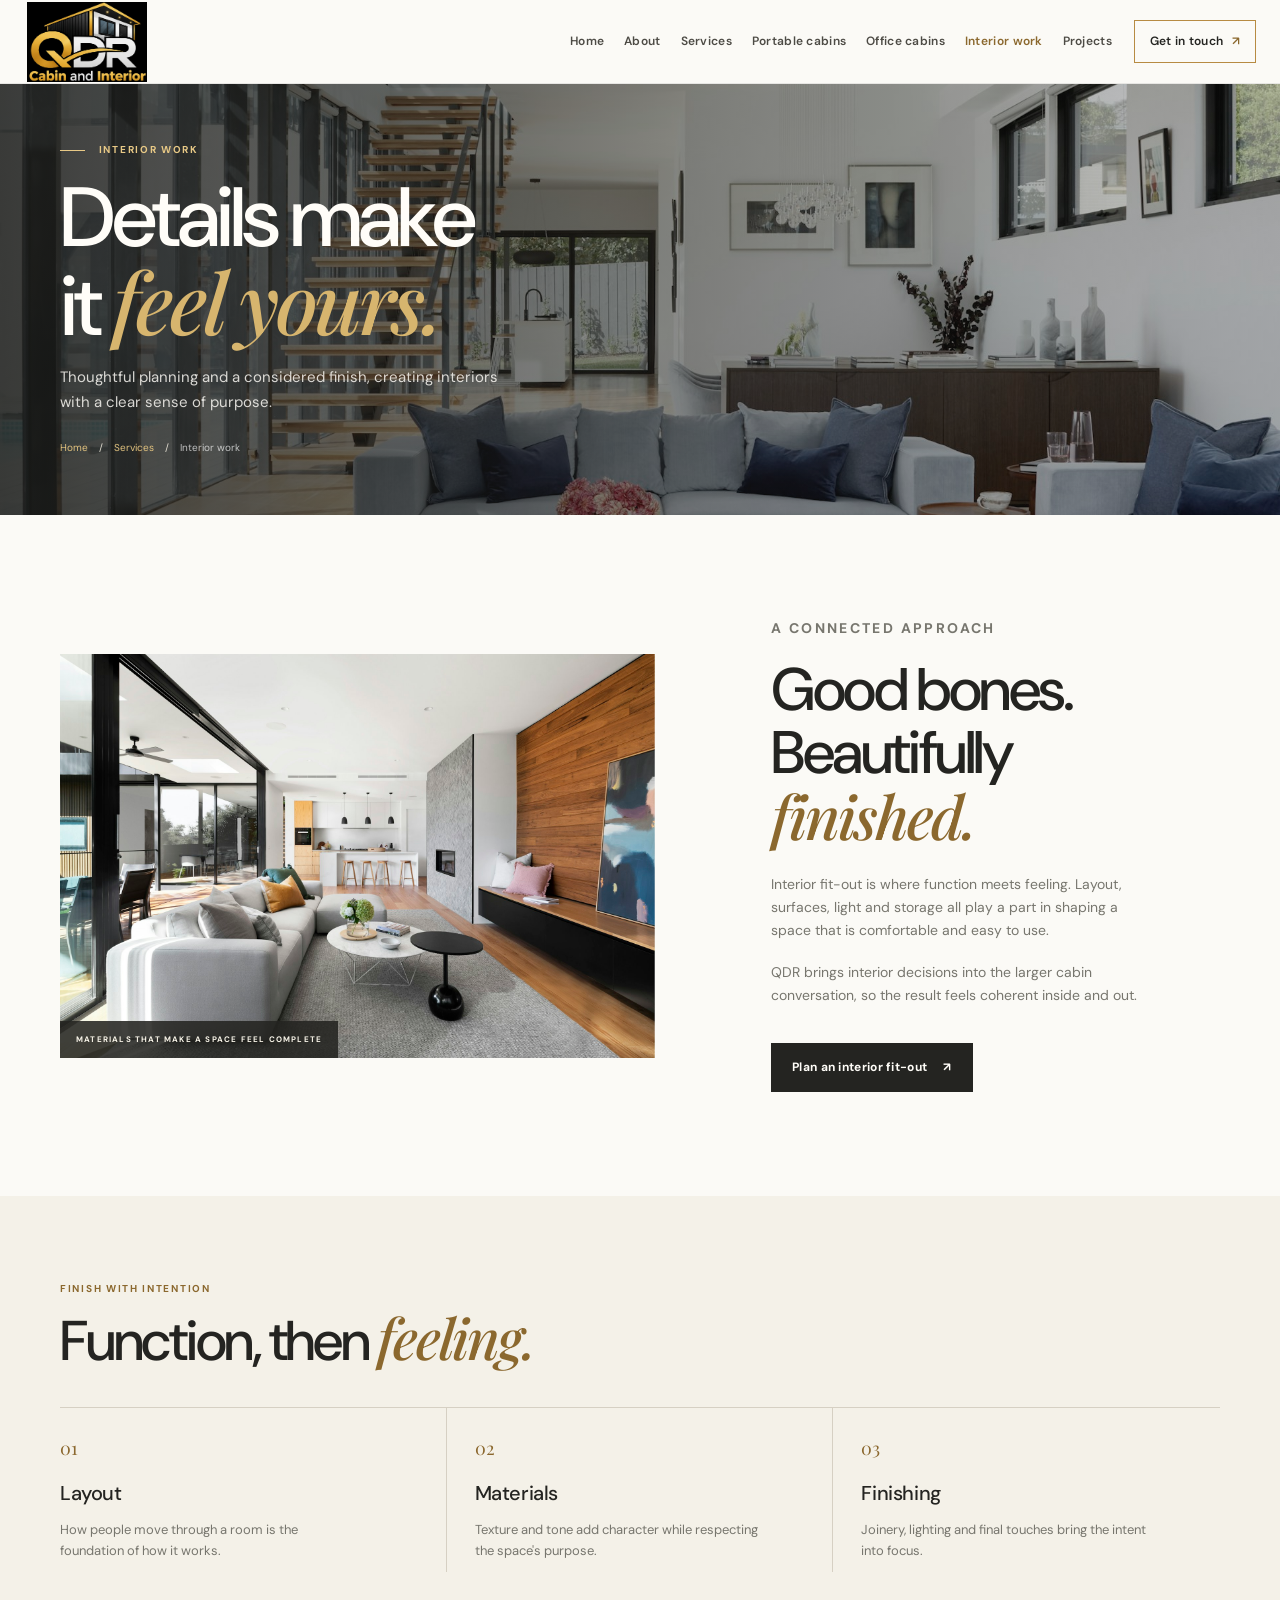
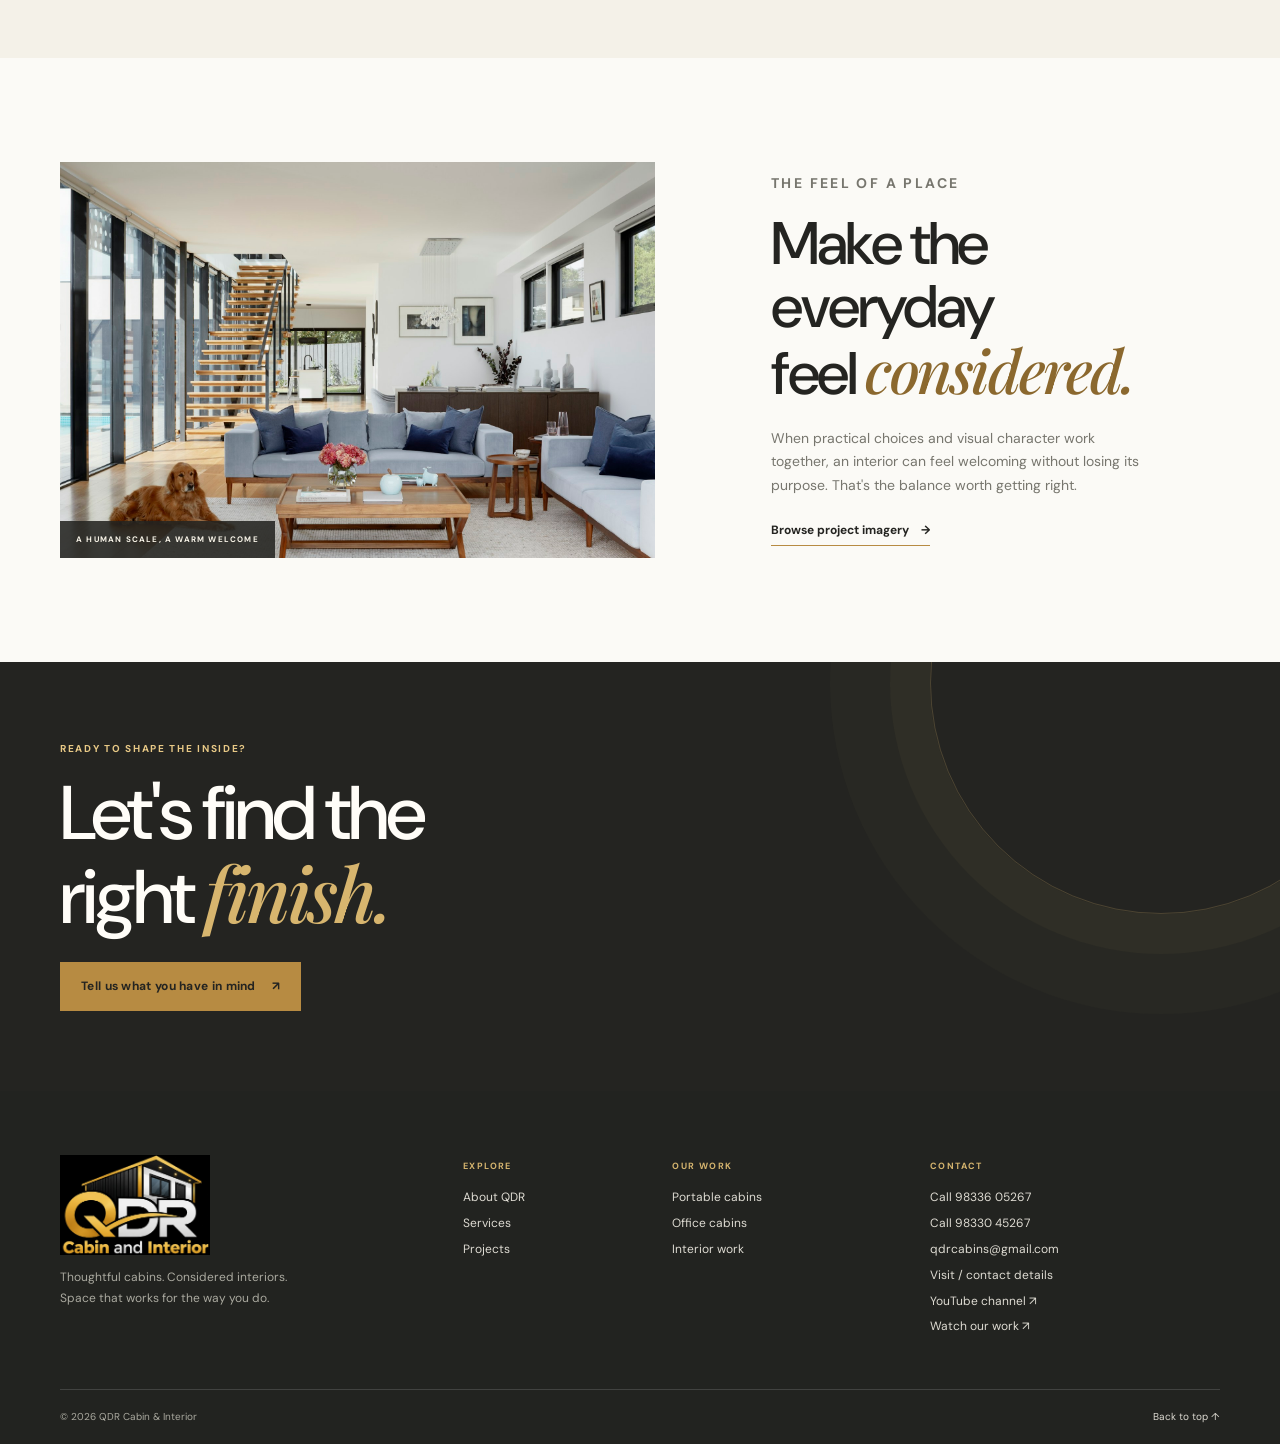
<file: interior-work.html>
<!doctype html>
<html lang="en">

<head>
    <meta charset="utf-8">
    <meta name="viewport" content="width=device-width, initial-scale=1">
    <title>Interior Work | QDR Cabin &amp; Interior</title>
    <meta name="description"
        content="Discover QDR interior fit-out work: considered layouts, material choices and finishing details for useful spaces.">
    <link rel="icon" href="assets/logo/qdr-logo-cropped.png">
    <link rel="stylesheet" href="css/style.css">
    <script src="js/script.js" defer></script>
</head>

<body data-page="interior-work"><a class="skip-link" href="#main">Skip to content</a>
    <header class="site-header">
        <div class="header-inner"><a class="brand" href="index.html" aria-label="QDR Cabin and Interior home"><img
                    src="assets/logo/qdr-logo-cropped.png" alt="QDR Cabin and Interior"></a><button class="menu-toggle"
                type="button" aria-expanded="false"
                aria-controls="primary-nav"><span></span><span></span><span></span><span class="sr-only">Open
                    navigation</span></button>
            <nav class="primary-nav" id="primary-nav" aria-label="Main navigation"><a href="index.html">Home</a><a
                    href="about.html">About</a><a href="services.html">Services</a><a
                    href="portable-cabins.html">Portable cabins</a><a href="office-cabins.html">Office cabins</a><a
                    href="interior-work.html">Interior work</a><a href="projects.html">Projects</a><a
                    class="nav-contact" href="contact.html">Get in touch <span aria-hidden="true">↗</span></a></nav>
        </div>
    </header>
    <main id="main">
        <section class="page-hero page-hero-interior">
            <div class="wrap page-hero-inner">
                <p class="eyebrow light-eyebrow"><span></span> INTERIOR WORK</p>
                <h1>Details make<br>it <em>feel yours.</em></h1>
                <p>Thoughtful planning and a considered finish, creating interiors with a clear sense of purpose.</p>
                <div class="breadcrumb"><a href="index.html">Home</a><span>/</span><a
                        href="services.html">Services</a><span>/</span><span aria-current="page">Interior work</span>
                </div>
            </div>
        </section>
        <section class="feature-split wrap section-pad">
            <div class="feature-image"><img src="assets/images/cabin-interior.jpg"
                    alt="Warm timber wall, bright kitchen and relaxed seating in an open interior" loading="lazy"><span
                    class="image-caption">MATERIALS THAT MAKE A SPACE FEEL COMPLETE</span></div>
            <div class="feature-copy">
                <p class="eyebrow">A CONNECTED APPROACH</p>
                <h2>Good bones.<br>Beautifully <em>finished.</em></h2>
                <p>Interior fit-out is where function meets feeling. Layout, surfaces, light and storage all play a part
                    in shaping a space that is comfortable and easy to use.</p>
                <p>QDR brings interior decisions into the larger cabin conversation, so the result feels coherent inside
                    and out.</p><a class="button button-dark" href="contact.html">Plan an interior fit-out <span
                        aria-hidden="true">↗</span></a>
            </div>
        </section>
        <section class="values-section">
            <div class="wrap">
                <div class="section-heading">
                    <div>
                        <p class="eyebrow">FINISH WITH INTENTION</p>
                        <h2>Function, then <em>feeling.</em></h2>
                    </div>
                </div>
                <div class="values-grid">
                    <article><span>01</span>
                        <h3>Layout</h3>
                        <p>How people move through a room is the foundation of how it works.</p>
                    </article>
                    <article><span>02</span>
                        <h3>Materials</h3>
                        <p>Texture and tone add character while respecting the space's purpose.</p>
                    </article>
                    <article><span>03</span>
                        <h3>Finishing</h3>
                        <p>Joinery, lighting and final touches bring the intent into focus.</p>
                    </article>
                </div>
            </div>
        </section>
        <section class="feature-split feature-reverse wrap section-pad">
            <div class="feature-image"><img src="assets/images/interior-detail.jpg"
                    alt="Natural materials and soft furniture in a bright contemporary living space"
                    loading="lazy"><span class="image-caption">A HUMAN SCALE, A WARM WELCOME</span></div>
            <div class="feature-copy">
                <p class="eyebrow">THE FEEL OF A PLACE</p>
                <h2>Make the everyday<br>feel <em>considered.</em></h2>
                <p>When practical choices and visual character work together, an interior can feel welcoming without
                    losing its purpose. That's the balance worth getting right.</p><a class="text-link"
                    href="projects.html">Browse project imagery <span aria-hidden="true">→</span></a>
            </div>
        </section>
        <section class="cta-panel">
            <div class="wrap cta-inner">
                <p class="eyebrow light-eyebrow">READY TO SHAPE THE INSIDE?</p>
                <h2>Let's find the<br>right <em>finish.</em></h2><a class="button button-gold" href="contact.html">Tell
                    us what you have in mind <span aria-hidden="true">↗</span></a>
            </div>
        </section>
    </main>
    <footer class="site-footer">
        <div class="wrap footer-main">
            <div class="footer-brand"><a href="index.html"><img src="assets/logo/qdr-logo-cropped.png"
                        alt="QDR Cabin and Interior"></a>
                <p>Thoughtful cabins. Considered interiors.<br>Space that works for the way you do.</p>
            </div>
            <div class="footer-col">
                <p class="footer-label">EXPLORE</p><a href="about.html">About QDR</a><a
                    href="services.html">Services</a><a href="projects.html">Projects</a>
            </div>
            <div class="footer-col">
                <p class="footer-label">OUR WORK</p><a href="portable-cabins.html">Portable cabins</a><a
                    href="office-cabins.html">Office cabins</a><a href="interior-work.html">Interior work</a>
            </div>
            <div class="footer-col footer-contact">
                <p class="footer-label">CONTACT</p>
                <a href="tel:+919833605267">Call 98336 05267</a><a href="tel:+919833045267">Call 98330 45267</a><a
                    href="mailto:qdrcabins@gmail.com">qdrcabins@gmail.com</a><a href="contact.html">Visit / contact
                    details</a><a href="https://www.youtube.com/@QDRcabinandinteriorin" target="_blank"
                    rel="noopener noreferrer">YouTube channel ↗</a><a
                    href="https://youtube.com/shorts/cOKui1bAQ7I?si=RUxoISTJ4za5PQFl" target="_blank"
                    rel="noopener noreferrer">Watch our work ↗</a>
            </div>
        </div>
        <div class="wrap footer-bottom"><span>© <span data-year></span> QDR Cabin &amp; Interior</span><a href="#main">Back to top ↑</a></div>
    </footer>
</body>

</html>
</file>
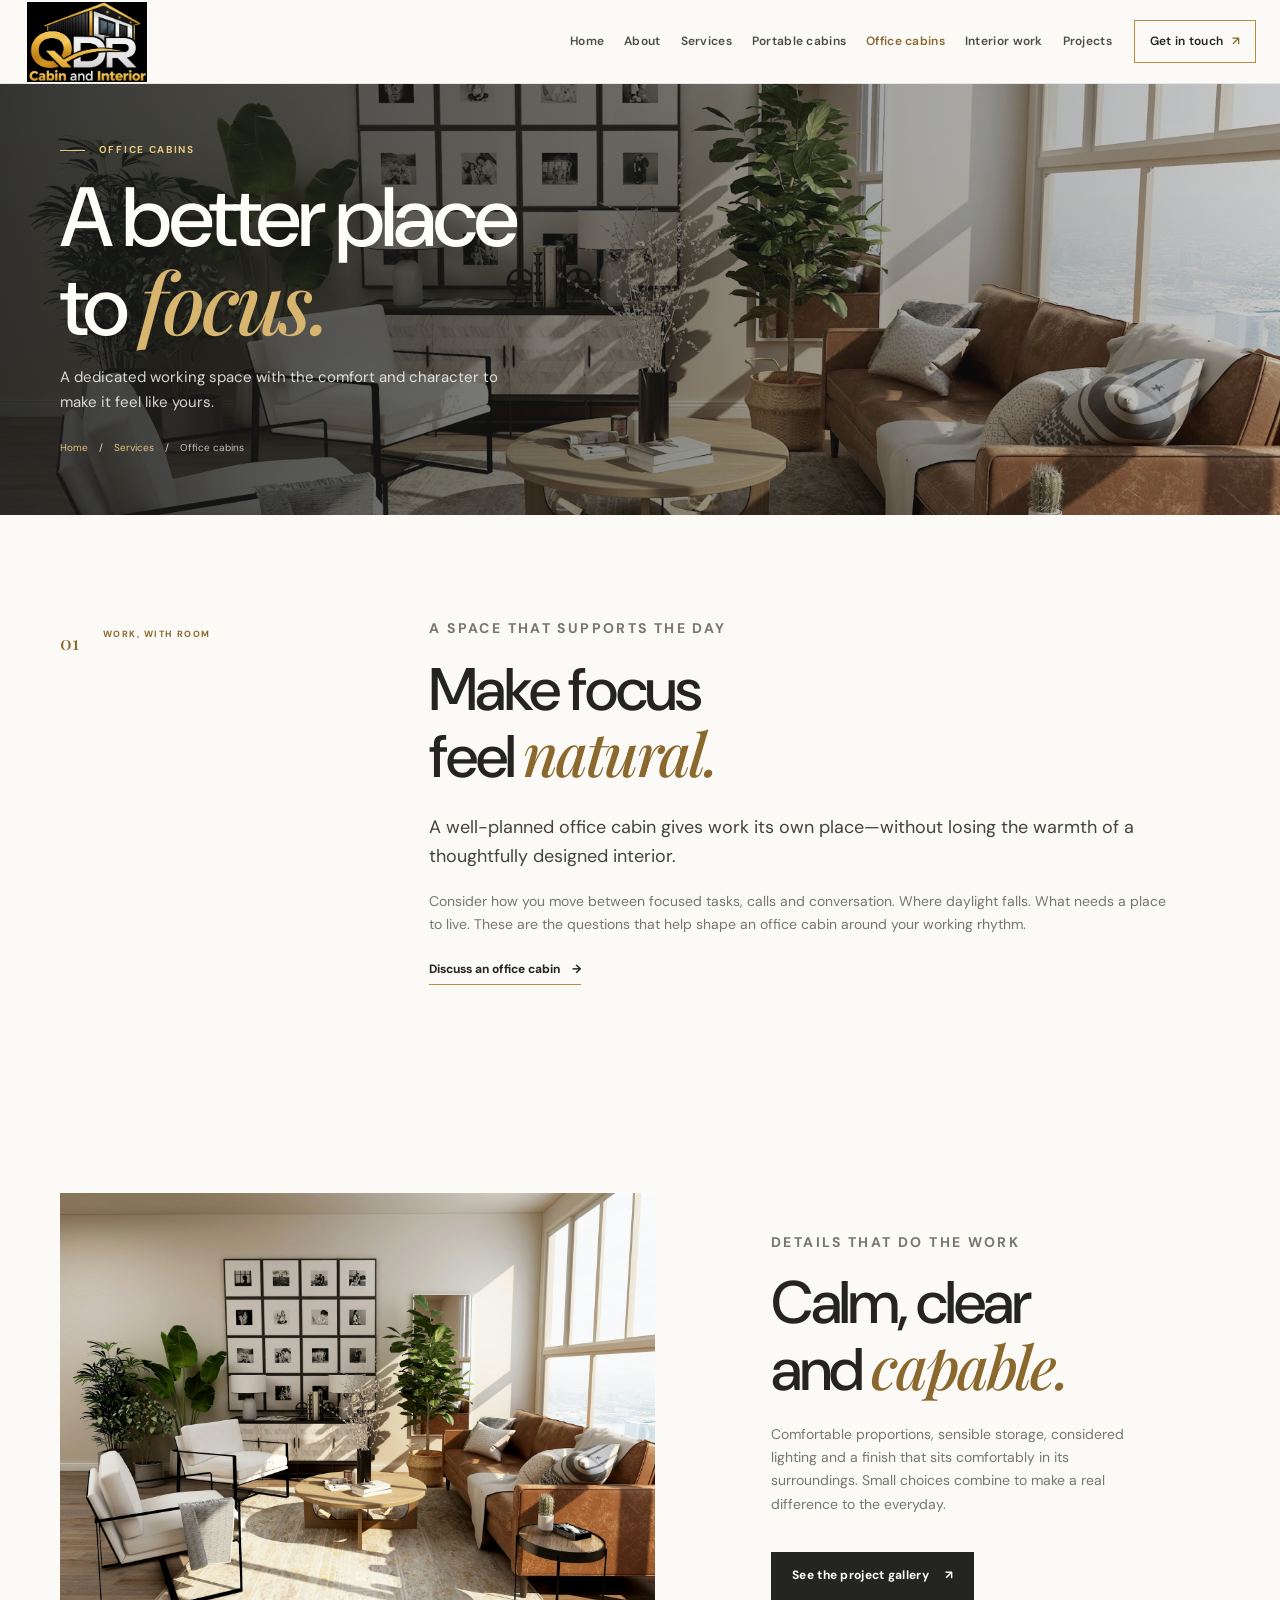
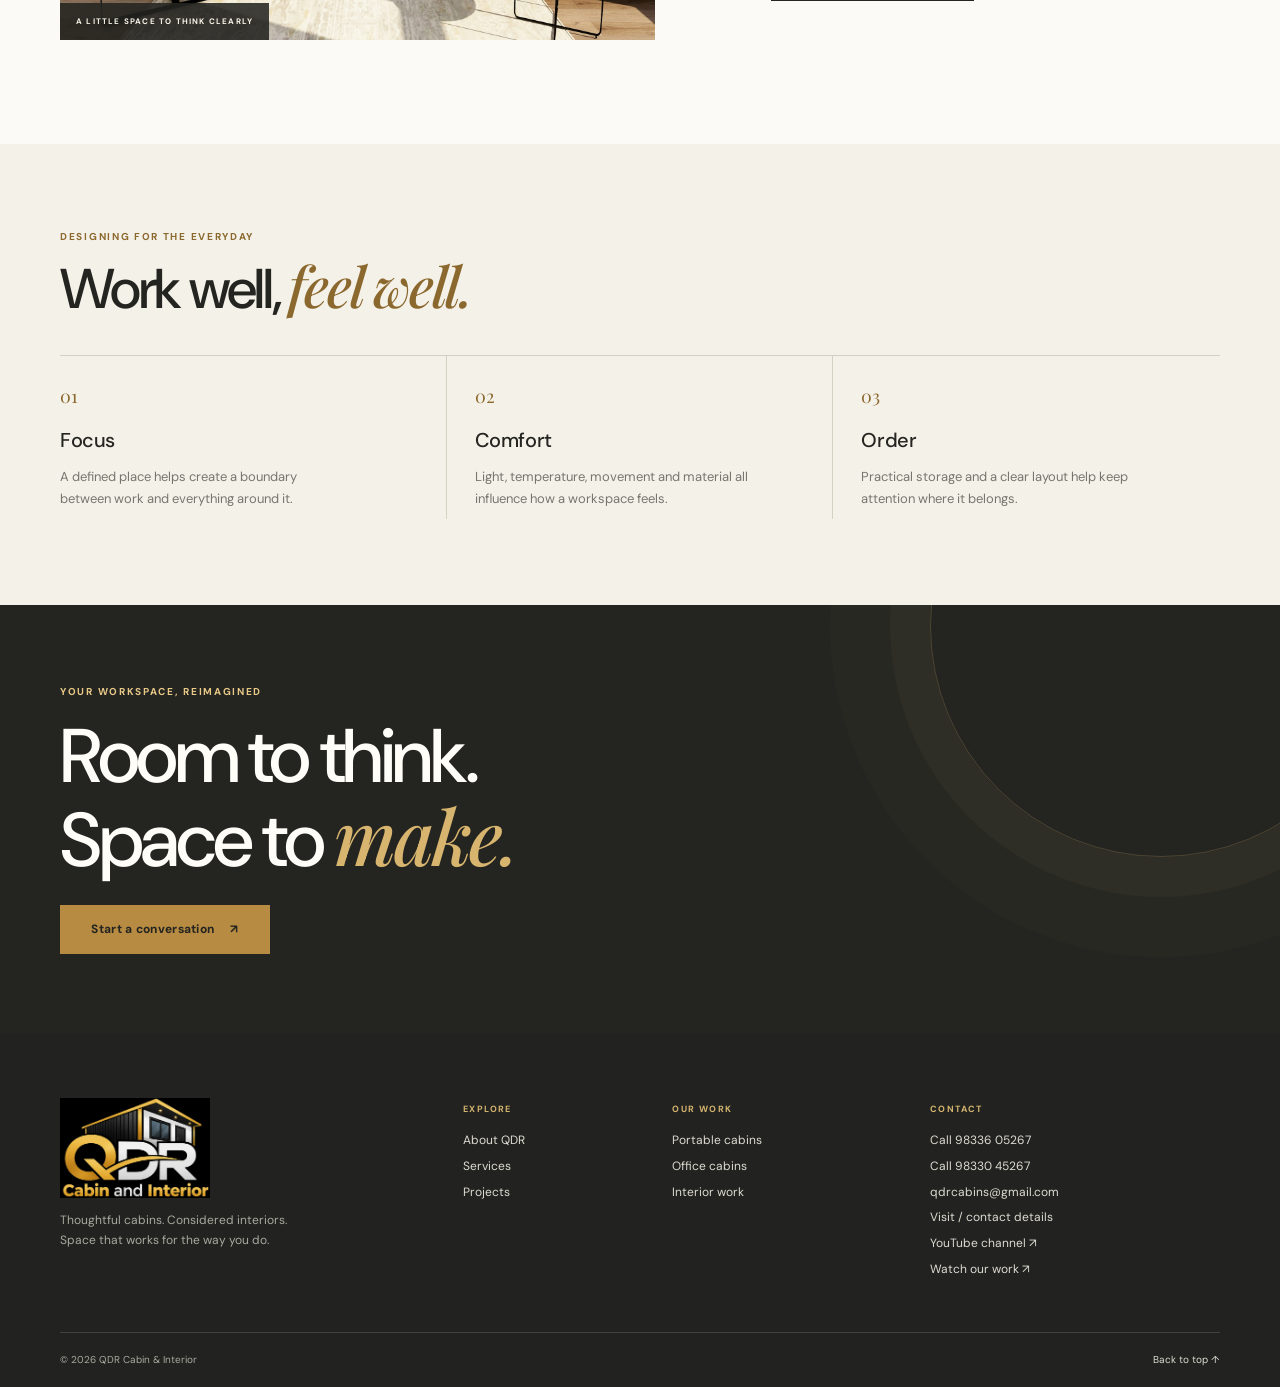
<file: office-cabins.html>
<!doctype html>
<html lang="en">

<head>
    <meta charset="utf-8">
    <meta name="viewport" content="width=device-width, initial-scale=1">
    <title>Office Cabins | QDR Cabin &amp; Interior</title>
    <meta name="description"
        content="A focused, practical office cabin designed around your team, routine and working environment.">
    <link rel="icon" href="assets/logo/qdr-logo-cropped.png">
    <link rel="stylesheet" href="css/style.css">
    <script src="js/script.js" defer></script>
</head>

<body data-page="office-cabins"><a class="skip-link" href="#main">Skip to content</a>
    <header class="site-header">
        <div class="header-inner"><a class="brand" href="index.html" aria-label="QDR Cabin and Interior home"><img
                    src="assets/logo/qdr-logo-cropped.png" alt="QDR Cabin and Interior"></a><button class="menu-toggle"
                type="button" aria-expanded="false"
                aria-controls="primary-nav"><span></span><span></span><span></span><span class="sr-only">Open
                    navigation</span></button>
            <nav class="primary-nav" id="primary-nav" aria-label="Main navigation"><a href="index.html">Home</a><a
                    href="about.html">About</a><a href="services.html">Services</a><a
                    href="portable-cabins.html">Portable cabins</a><a href="office-cabins.html">Office cabins</a><a
                    href="interior-work.html">Interior work</a><a href="projects.html">Projects</a><a
                    class="nav-contact" href="contact.html">Get in touch <span aria-hidden="true">↗</span></a></nav>
        </div>
    </header>
    <main id="main">
        <section class="page-hero page-hero-office">
            <div class="wrap page-hero-inner">
                <p class="eyebrow light-eyebrow"><span></span> OFFICE CABINS</p>
                <h1>A better place<br>to <em>focus.</em></h1>
                <p>A dedicated working space with the comfort and character to make it feel like yours.</p>
                <div class="breadcrumb"><a href="index.html">Home</a><span>/</span><a
                        href="services.html">Services</a><span>/</span><span aria-current="page">Office cabins</span>
                </div>
            </div>
        </section>
        <section class="wrap section-pad story-grid">
            <div class="section-kicker"><span>01</span><span>WORK, WITH ROOM</span></div>
            <div>
                <p class="eyebrow">A SPACE THAT SUPPORTS THE DAY</p>
                <h2>Make focus<br>feel <em>natural.</em></h2>
                <p class="lead">A well-planned office cabin gives work its own place—without losing the warmth of a
                    thoughtfully designed interior.</p>
                <p>Consider how you move between focused tasks, calls and conversation. Where daylight falls. What needs
                    a place to live. These are the questions that help shape an office cabin around your working rhythm.
                </p><a class="text-link" href="contact.html">Discuss an office cabin <span
                        aria-hidden="true">→</span></a>
            </div>
        </section>
        <section class="feature-split feature-reverse wrap section-pad">
            <div class="feature-image"><img src="assets/images/office-interior.jpg"
                    alt="Comfortable, light-filled room with armchairs, plants and warm wood accents"
                    loading="lazy"><span class="image-caption">A LITTLE SPACE TO THINK CLEARLY</span></div>
            <div class="feature-copy">
                <p class="eyebrow">DETAILS THAT DO THE WORK</p>
                <h2>Calm, clear<br>and <em>capable.</em></h2>
                <p>Comfortable proportions, sensible storage, considered lighting and a finish that sits comfortably in
                    its surroundings. Small choices combine to make a real difference to the everyday.</p><a
                    class="button button-dark" href="projects.html">See the project gallery <span
                        aria-hidden="true">↗</span></a>
            </div>
        </section>
        <section class="values-section">
            <div class="wrap">
                <div class="section-heading">
                    <div>
                        <p class="eyebrow">DESIGNING FOR THE EVERYDAY</p>
                        <h2>Work well, <em>feel well.</em></h2>
                    </div>
                </div>
                <div class="values-grid">
                    <article><span>01</span>
                        <h3>Focus</h3>
                        <p>A defined place helps create a boundary between work and everything around it.</p>
                    </article>
                    <article><span>02</span>
                        <h3>Comfort</h3>
                        <p>Light, temperature, movement and material all influence how a workspace feels.</p>
                    </article>
                    <article><span>03</span>
                        <h3>Order</h3>
                        <p>Practical storage and a clear layout help keep attention where it belongs.</p>
                    </article>
                </div>
            </div>
        </section>
        <section class="cta-panel">
            <div class="wrap cta-inner">
                <p class="eyebrow light-eyebrow">YOUR WORKSPACE, REIMAGINED</p>
                <h2>Room to think.<br>Space to <em>make.</em></h2><a class="button button-gold"
                    href="contact.html">Start a conversation <span aria-hidden="true">↗</span></a>
            </div>
        </section>
    </main>
    <footer class="site-footer">
        <div class="wrap footer-main">
            <div class="footer-brand"><a href="index.html"><img src="assets/logo/qdr-logo-cropped.png"
                        alt="QDR Cabin and Interior"></a>
                <p>Thoughtful cabins. Considered interiors.<br>Space that works for the way you do.</p>
            </div>
            <div class="footer-col">
                <p class="footer-label">EXPLORE</p><a href="about.html">About QDR</a><a
                    href="services.html">Services</a><a href="projects.html">Projects</a>
            </div>
            <div class="footer-col">
                <p class="footer-label">OUR WORK</p><a href="portable-cabins.html">Portable cabins</a><a
                    href="office-cabins.html">Office cabins</a><a href="interior-work.html">Interior work</a>
            </div>
            <div class="footer-col footer-contact">
                <p class="footer-label">CONTACT</p>
                <a href="tel:+919833605267">Call 98336 05267</a><a href="tel:+919833045267">Call 98330 45267</a><a
                    href="mailto:qdrcabins@gmail.com">qdrcabins@gmail.com</a><a href="contact.html">Visit / contact
                    details</a><a href="https://www.youtube.com/@QDRcabinandinteriorin" target="_blank"
                    rel="noopener noreferrer">YouTube channel ↗</a><a
                    href="https://youtube.com/shorts/cOKui1bAQ7I?si=RUxoISTJ4za5PQFl" target="_blank"
                    rel="noopener noreferrer">Watch our work ↗</a>
            </div>
        </div>
        <div class="wrap footer-bottom"><span>© <span data-year></span> QDR Cabin &amp; Interior</span><a href="#main">Back to top ↑</a></div>
    </footer>
</body>

</html>
</file>
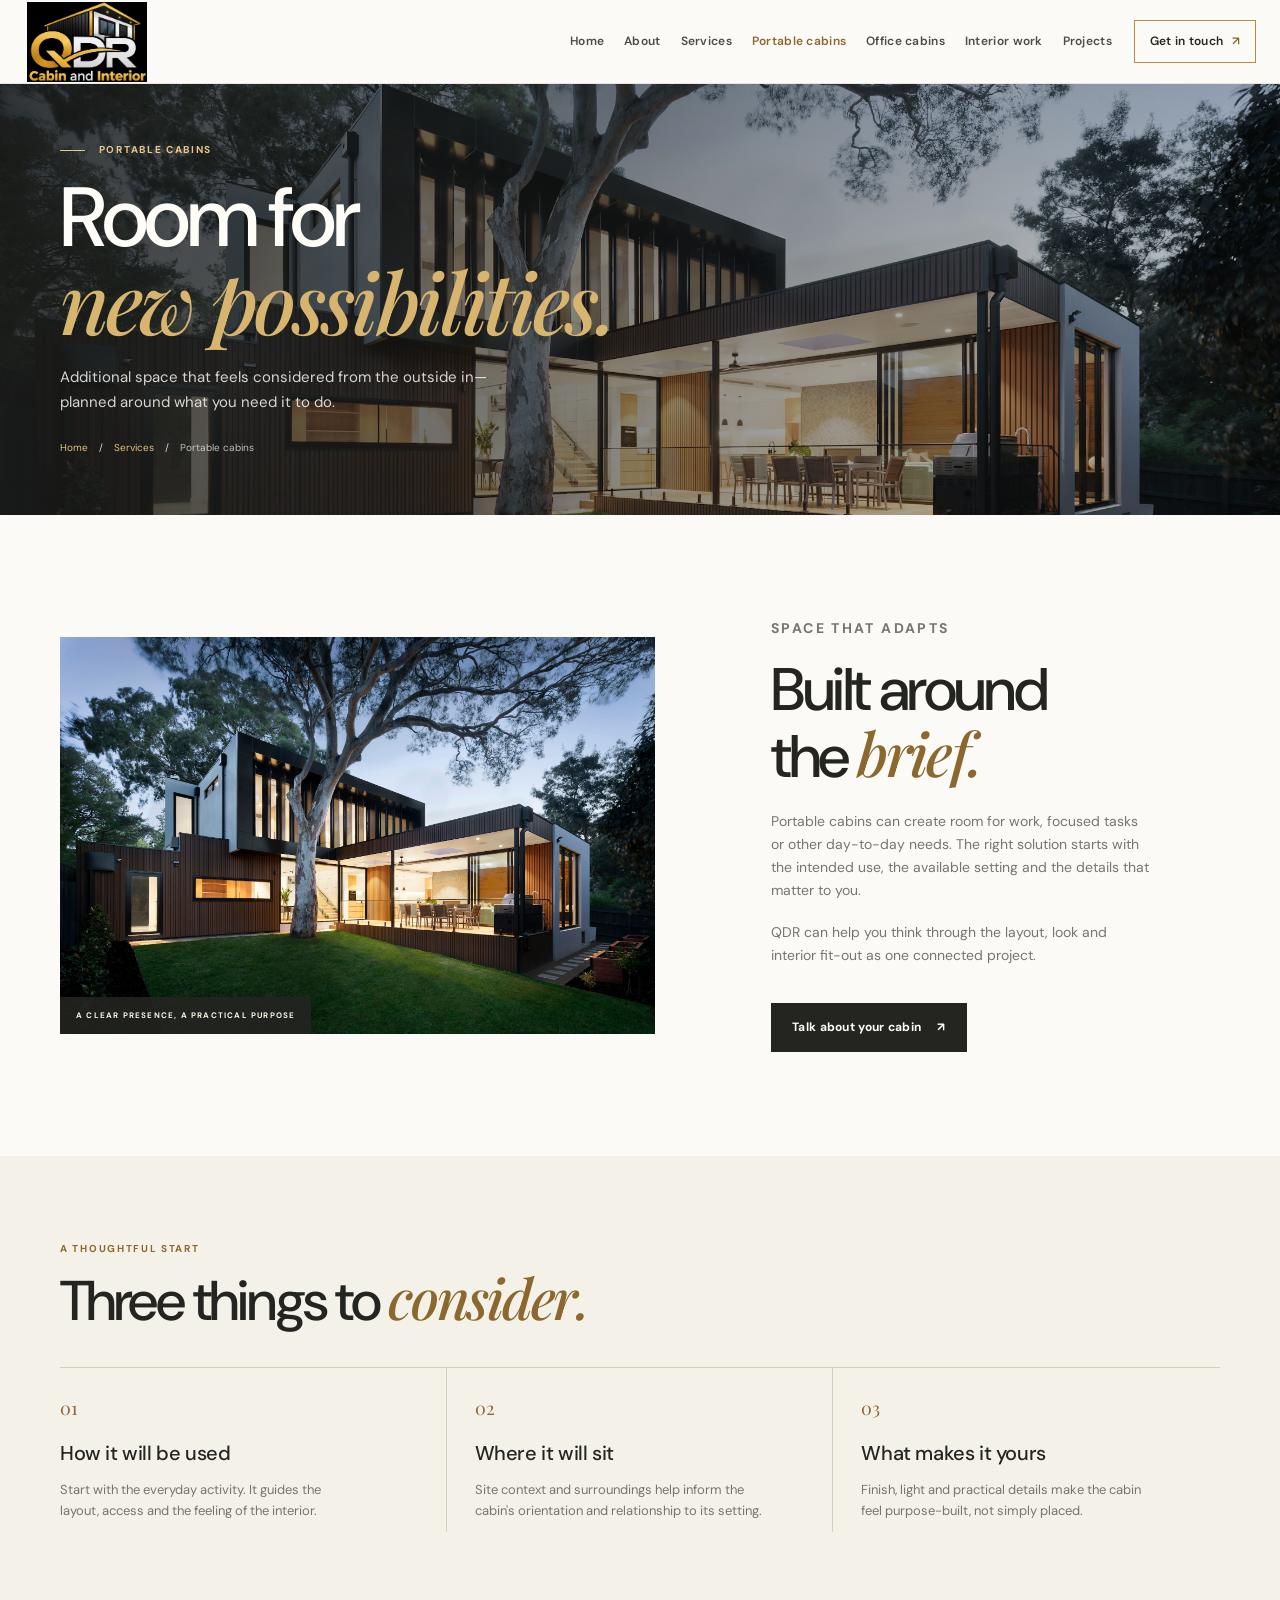
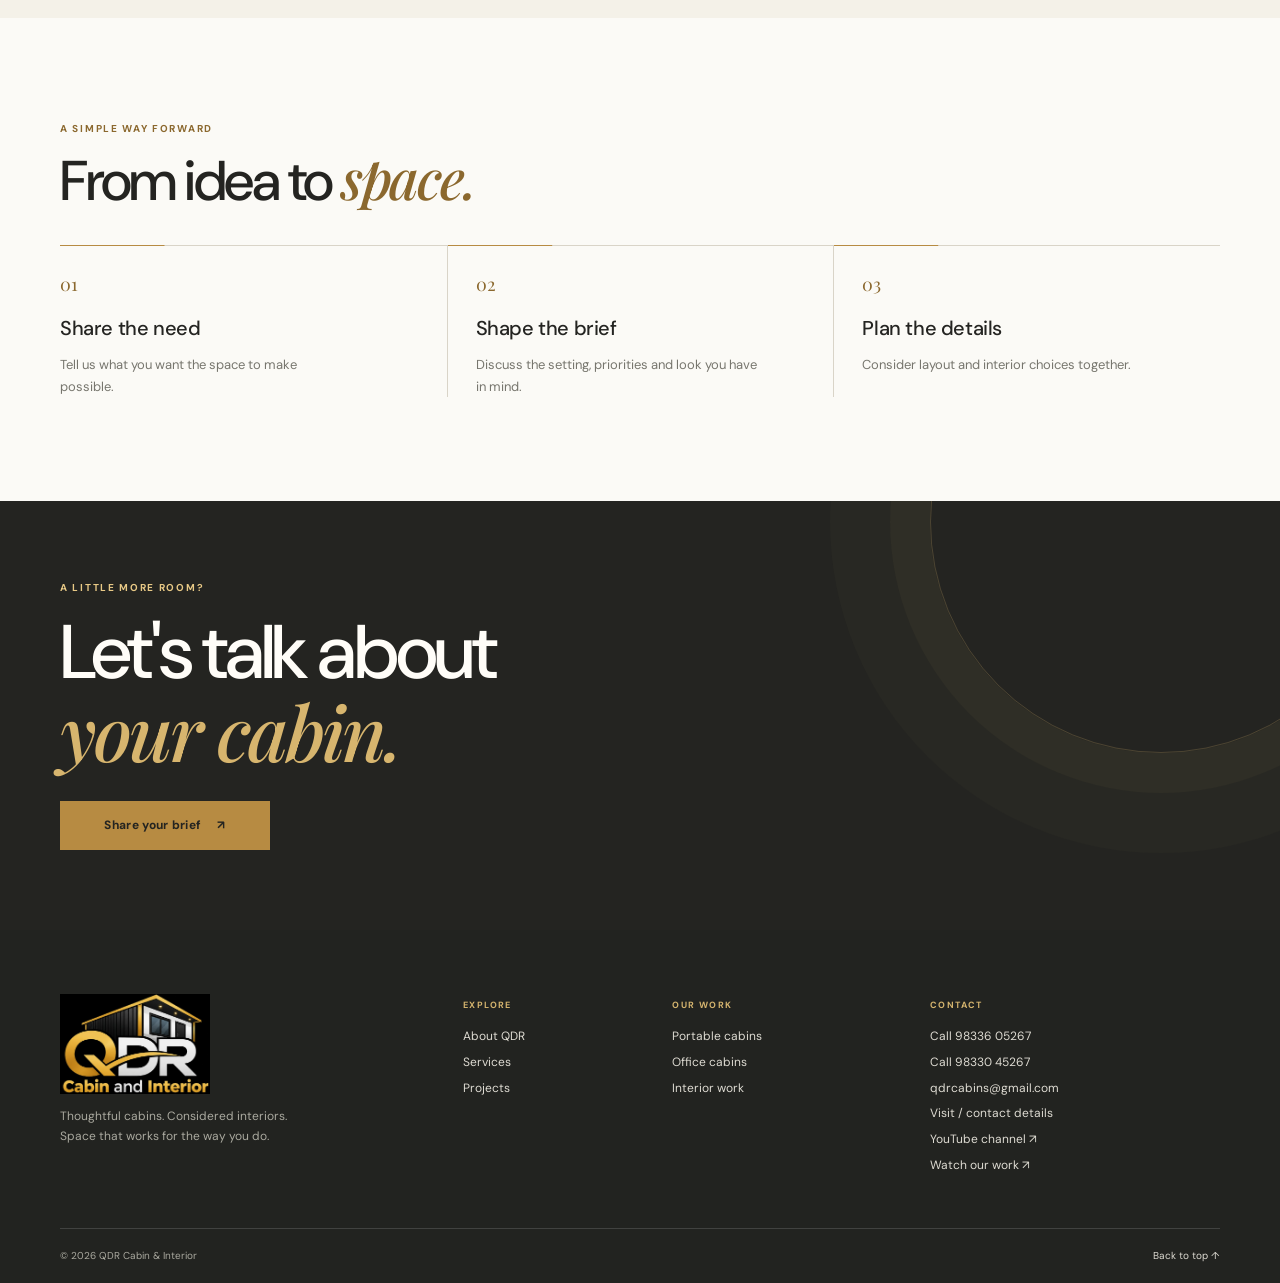
<file: portable-cabins.html>
<!doctype html>
<html lang="en">

<head>
    <meta charset="utf-8">
    <meta name="viewport" content="width=device-width, initial-scale=1">
    <title>Portable Cabins | QDR Cabin &amp; Interior</title>
    <meta name="description"
        content="Explore portable cabin spaces planned around your site, intended use and practical needs with QDR.">
    <link rel="icon" href="assets/logo/qdr-logo-cropped.png">
    <link rel="stylesheet" href="css/style.css">
    <script src="js/script.js" defer></script>
</head>

<body data-page="portable-cabins"><a class="skip-link" href="#main">Skip to content</a>
    <header class="site-header">
        <div class="header-inner"><a class="brand" href="index.html" aria-label="QDR Cabin and Interior home"><img
                    src="assets/logo/qdr-logo-cropped.png" alt="QDR Cabin and Interior"></a><button class="menu-toggle"
                type="button" aria-expanded="false"
                aria-controls="primary-nav"><span></span><span></span><span></span><span class="sr-only">Open
                    navigation</span></button>
            <nav class="primary-nav" id="primary-nav" aria-label="Main navigation"><a href="index.html">Home</a><a
                    href="about.html">About</a><a href="services.html">Services</a><a
                    href="portable-cabins.html">Portable cabins</a><a href="office-cabins.html">Office cabins</a><a
                    href="interior-work.html">Interior work</a><a href="projects.html">Projects</a><a
                    class="nav-contact" href="contact.html">Get in touch <span aria-hidden="true">↗</span></a></nav>
        </div>
    </header>
    <main id="main">
        <section class="page-hero page-hero-portable">
            <div class="wrap page-hero-inner">
                <p class="eyebrow light-eyebrow"><span></span> PORTABLE CABINS</p>
                <h1>Room for<br><em>new possibilities.</em></h1>
                <p>Additional space that feels considered from the outside in—planned around what you need it to do.</p>
                <div class="breadcrumb"><a href="index.html">Home</a><span>/</span><a
                        href="services.html">Services</a><span>/</span><span aria-current="page">Portable cabins</span>
                </div>
            </div>
        </section>
        <section class="feature-split wrap section-pad">
            <div class="feature-image"><img src="assets/images/cabin-exterior.jpg"
                    alt="Contemporary cabin with dark cladding, wide glazing and a sheltered outdoor edge"
                    loading="lazy"><span class="image-caption">A CLEAR PRESENCE, A PRACTICAL PURPOSE</span></div>
            <div class="feature-copy">
                <p class="eyebrow">SPACE THAT ADAPTS</p>
                <h2>Built around<br>the <em>brief.</em></h2>
                <p>Portable cabins can create room for work, focused tasks or other day-to-day needs. The right solution
                    starts with the intended use, the available setting and the details that matter to you.</p>
                <p>QDR can help you think through the layout, look and interior fit-out as one connected project.</p><a
                    class="button button-dark" href="contact.html">Talk about your cabin <span
                        aria-hidden="true">↗</span></a>
            </div>
        </section>
        <section class="values-section">
            <div class="wrap">
                <div class="section-heading">
                    <div>
                        <p class="eyebrow">A THOUGHTFUL START</p>
                        <h2>Three things to <em>consider.</em></h2>
                    </div>
                </div>
                <div class="values-grid">
                    <article><span>01</span>
                        <h3>How it will be used</h3>
                        <p>Start with the everyday activity. It guides the layout, access and the feeling of the
                            interior.</p>
                    </article>
                    <article><span>02</span>
                        <h3>Where it will sit</h3>
                        <p>Site context and surroundings help inform the cabin's orientation and relationship to its
                            setting.</p>
                    </article>
                    <article><span>03</span>
                        <h3>What makes it yours</h3>
                        <p>Finish, light and practical details make the cabin feel purpose-built, not simply placed.</p>
                    </article>
                </div>
            </div>
        </section>
        <section class="wrap section-pad process-section">
            <div class="section-heading">
                <div>
                    <p class="eyebrow">A SIMPLE WAY FORWARD</p>
                    <h2>From idea to <em>space.</em></h2>
                </div>
            </div>
            <div class="process-line">
                <article><span>01</span>
                    <h3>Share the need</h3>
                    <p>Tell us what you want the space to make possible.</p>
                </article>
                <article><span>02</span>
                    <h3>Shape the brief</h3>
                    <p>Discuss the setting, priorities and look you have in mind.</p>
                </article>
                <article><span>03</span>
                    <h3>Plan the details</h3>
                    <p>Consider layout and interior choices together.</p>
                </article>
            </div>
        </section>
        <section class="cta-panel">
            <div class="wrap cta-inner">
                <p class="eyebrow light-eyebrow">A LITTLE MORE ROOM?</p>
                <h2>Let's talk about<br><em>your cabin.</em></h2><a class="button button-gold" href="contact.html">Share
                    your brief <span aria-hidden="true">↗</span></a>
            </div>
        </section>
    </main>
    <footer class="site-footer">
        <div class="wrap footer-main">
            <div class="footer-brand"><a href="index.html"><img src="assets/logo/qdr-logo-cropped.png"
                        alt="QDR Cabin and Interior"></a>
                <p>Thoughtful cabins. Considered interiors.<br>Space that works for the way you do.</p>
            </div>
            <div class="footer-col">
                <p class="footer-label">EXPLORE</p><a href="about.html">About QDR</a><a
                    href="services.html">Services</a><a href="projects.html">Projects</a>
            </div>
            <div class="footer-col">
                <p class="footer-label">OUR WORK</p><a href="portable-cabins.html">Portable cabins</a><a
                    href="office-cabins.html">Office cabins</a><a href="interior-work.html">Interior work</a>
            </div>
            <div class="footer-col footer-contact">
                <p class="footer-label">CONTACT</p>
                <a href="tel:+919833605267">Call 98336 05267</a><a href="tel:+919833045267">Call 98330 45267</a><a
                    href="mailto:qdrcabins@gmail.com">qdrcabins@gmail.com</a><a href="contact.html">Visit / contact
                    details</a><a href="https://www.youtube.com/@QDRcabinandinteriorin" target="_blank"
                    rel="noopener noreferrer">YouTube channel ↗</a><a
                    href="https://youtube.com/shorts/cOKui1bAQ7I?si=RUxoISTJ4za5PQFl" target="_blank"
                    rel="noopener noreferrer">Watch our work ↗</a>
            </div>
        </div>
        <div class="wrap footer-bottom"><span>© <span data-year></span> QDR Cabin &amp; Interior</span><a href="#main">Back to top ↑</a></div>
    </footer>
</body>

</html>
</file>
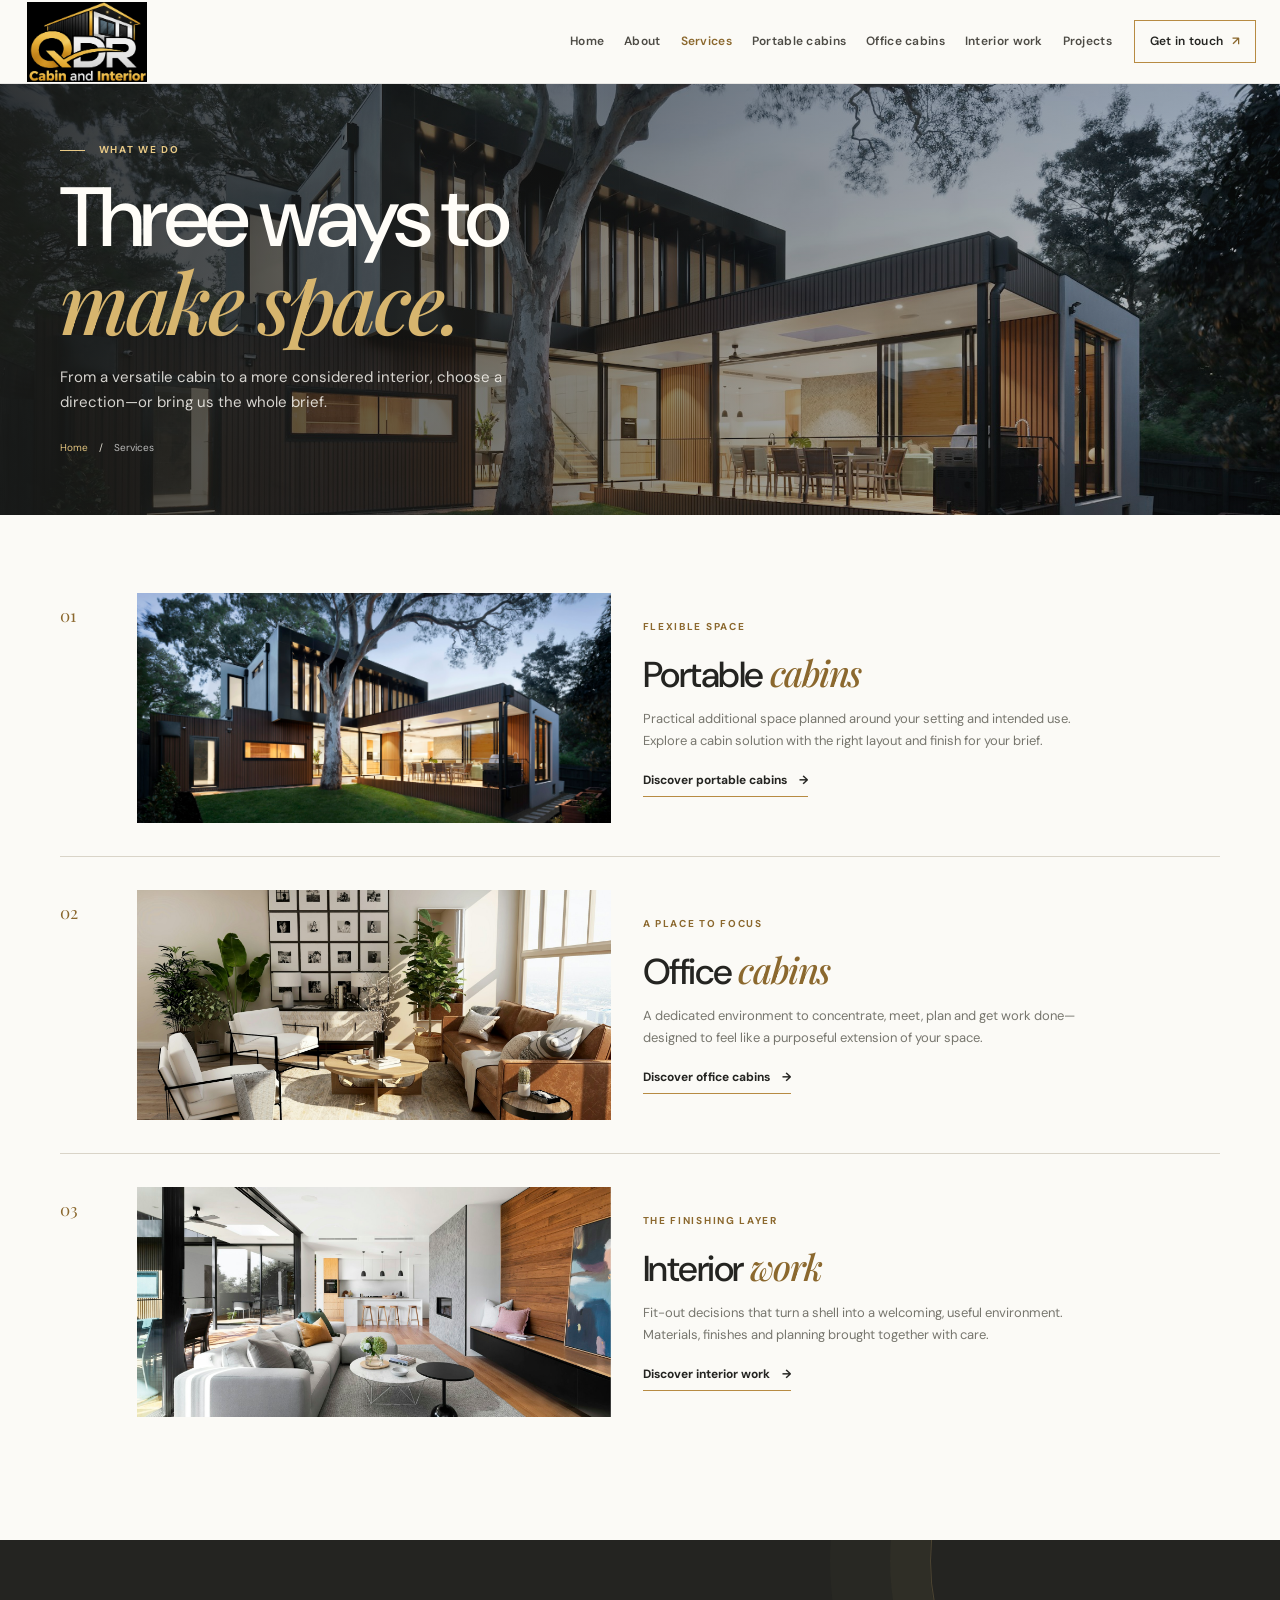
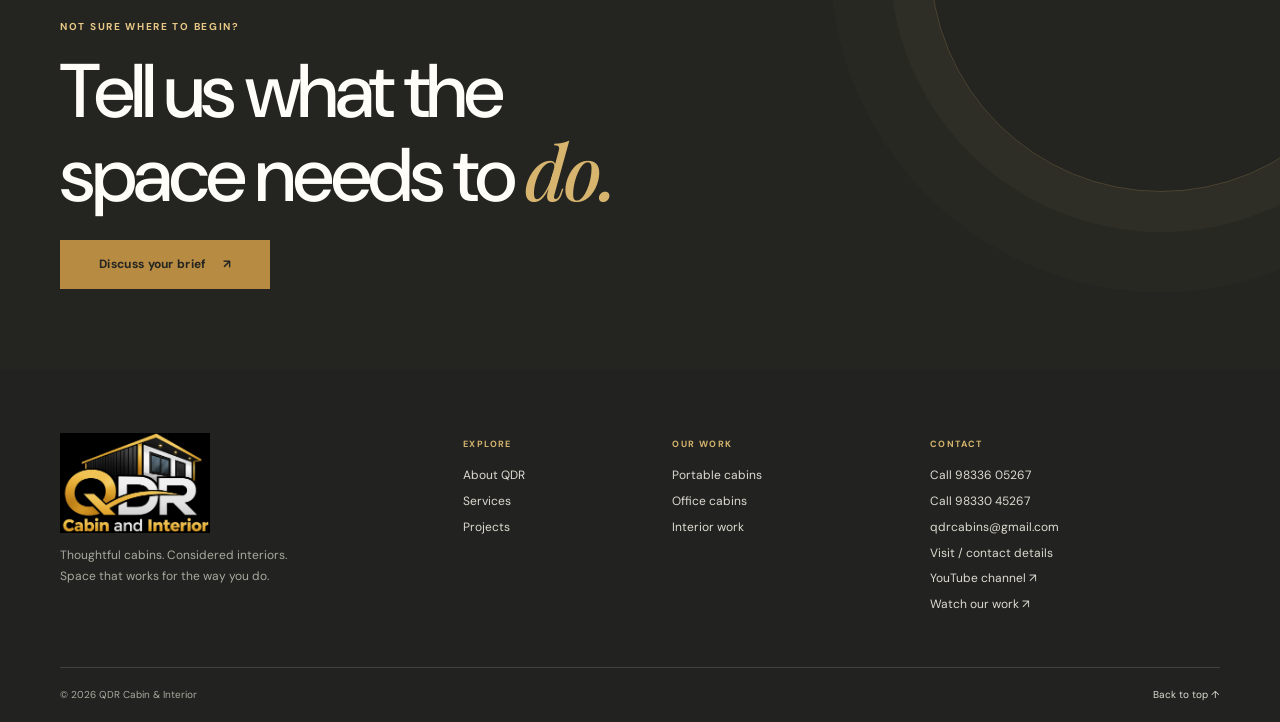
<file: services.html>
<!doctype html>
<html lang="en">

<head>
    <meta charset="utf-8">
    <meta name="viewport" content="width=device-width, initial-scale=1">
    <title>Services | QDR Cabin &amp; Interior</title>
    <meta name="description" content="Explore QDR's portable cabin, office cabin and interior fit-out services.">
    <link rel="icon" href="assets/logo/qdr-logo-cropped.png">
    <link rel="stylesheet" href="css/style.css">
    <script src="js/script.js" defer></script>
</head>

<body data-page="services"><a class="skip-link" href="#main">Skip to content</a>
    <header class="site-header">
        <div class="header-inner"><a class="brand" href="index.html" aria-label="QDR Cabin and Interior home"><img
                    src="assets/logo/qdr-logo-cropped.png" alt="QDR Cabin and Interior"></a><button class="menu-toggle"
                type="button" aria-expanded="false"
                aria-controls="primary-nav"><span></span><span></span><span></span><span class="sr-only">Open
                    navigation</span></button>
            <nav class="primary-nav" id="primary-nav" aria-label="Main navigation"><a href="index.html">Home</a><a
                    href="about.html">About</a><a href="services.html">Services</a><a
                    href="portable-cabins.html">Portable cabins</a><a href="office-cabins.html">Office cabins</a><a
                    href="interior-work.html">Interior work</a><a href="projects.html">Projects</a><a
                    class="nav-contact" href="contact.html">Get in touch <span aria-hidden="true">↗</span></a></nav>
        </div>
    </header>
    <main id="main">
        <section class="page-hero page-hero-services">
            <div class="wrap page-hero-inner">
                <p class="eyebrow light-eyebrow"><span></span> WHAT WE DO</p>
                <h1>Three ways to<br><em>make space.</em></h1>
                <p>From a versatile cabin to a more considered interior, choose a direction—or bring us the whole brief.
                </p>
                <div class="breadcrumb"><a href="index.html">Home</a><span>/</span><span
                        aria-current="page">Services</span></div>
            </div>
        </section>
        <section class="wrap section-pad service-detail-list">
            <article class="service-detail"><span class="service-num">01</span>
                <div class="service-detail-image"><img src="assets/images/cabin-exterior.jpg"
                        alt="Modern modular cabin with a covered outdoor area" loading="lazy"></div>
                <div>
                    <p class="eyebrow">FLEXIBLE SPACE</p>
                    <h2>Portable <em>cabins</em></h2>
                    <p>Practical additional space planned around your setting and intended use. Explore a cabin solution
                        with the right layout and finish for your brief.</p><a class="text-link"
                        href="portable-cabins.html">Discover portable cabins <span aria-hidden="true">→</span></a>
                </div>
            </article>
            <article class="service-detail"><span class="service-num">02</span>
                <div class="service-detail-image"><img src="assets/images/office-interior.jpg"
                        alt="Bright workspace with relaxed seating and natural daylight" loading="lazy"></div>
                <div>
                    <p class="eyebrow">A PLACE TO FOCUS</p>
                    <h2>Office <em>cabins</em></h2>
                    <p>A dedicated environment to concentrate, meet, plan and get work done—designed to feel like a
                        purposeful extension of your space.</p><a class="text-link" href="office-cabins.html">Discover
                        office cabins <span aria-hidden="true">→</span></a>
                </div>
            </article>
            <article class="service-detail"><span class="service-num">03</span>
                <div class="service-detail-image"><img src="assets/images/cabin-interior.jpg"
                        alt="Thoughtful interior with timber detail and inviting light" loading="lazy"></div>
                <div>
                    <p class="eyebrow">THE FINISHING LAYER</p>
                    <h2>Interior <em>work</em></h2>
                    <p>Fit-out decisions that turn a shell into a welcoming, useful environment. Materials, finishes and
                        planning brought together with care.</p><a class="text-link" href="interior-work.html">Discover
                        interior work <span aria-hidden="true">→</span></a>
                </div>
            </article>
        </section>
        <section class="cta-panel">
            <div class="wrap cta-inner">
                <p class="eyebrow light-eyebrow">NOT SURE WHERE TO BEGIN?</p>
                <h2>Tell us what the<br>space needs to <em>do.</em></h2><a class="button button-gold"
                    href="contact.html">Discuss your brief <span aria-hidden="true">↗</span></a>
            </div>
        </section>
    </main>
    <footer class="site-footer">
        <div class="wrap footer-main">
            <div class="footer-brand"><a href="index.html"><img src="assets/logo/qdr-logo-cropped.png"
                        alt="QDR Cabin and Interior"></a>
                <p>Thoughtful cabins. Considered interiors.<br>Space that works for the way you do.</p>
            </div>
            <div class="footer-col">
                <p class="footer-label">EXPLORE</p><a href="about.html">About QDR</a><a
                    href="services.html">Services</a><a href="projects.html">Projects</a>
            </div>
            <div class="footer-col">
                <p class="footer-label">OUR WORK</p><a href="portable-cabins.html">Portable cabins</a><a
                    href="office-cabins.html">Office cabins</a><a href="interior-work.html">Interior work</a>
            </div>
            <div class="footer-col footer-contact">
                <p class="footer-label">CONTACT</p>
                <a href="tel:+919833605267">Call 98336 05267</a><a href="tel:+919833045267">Call 98330 45267</a><a
                    href="mailto:qdrcabins@gmail.com">qdrcabins@gmail.com</a><a href="contact.html">Visit / contact
                    details</a><a href="https://www.youtube.com/@QDRcabinandinteriorin" target="_blank"
                    rel="noopener noreferrer">YouTube channel ↗</a><a
                    href="https://youtube.com/shorts/cOKui1bAQ7I?si=RUxoISTJ4za5PQFl" target="_blank"
                    rel="noopener noreferrer">Watch our work ↗</a>
            </div>
        </div>
        <div class="wrap footer-bottom"><span>© <span data-year></span> QDR Cabin &amp; Interior</span><a href="#main">Back to top ↑</a></div>
    </footer>
</body>

</html>
</file>
<file: css/style.css>
@import url('https://fonts.googleapis.com/css2?family=DM+Sans:wght@400;500;600;700&family=Playfair+Display:ital,wght@0,500;0,600;0,700;1,500;1,600&display=swap');

:root {
    --ink: #242421;
    --ink-soft: #44443e;
    --gold: #b78b42;
    --gold-dark: #8b682e;
    --cream: #f4f1e8;
    --paper: #fbfaf6;
    --sand: #e9e3d5;
    --muted: #77766e;
    --line: #d9d4c8;
    --white: #fffdf8;
    --font-body: "DM Sans", Arial, sans-serif;
    --font-display: "Playfair Display", Georgia, serif;
    --wrap: 1160px;
    --ease: cubic-bezier(.22, .61, .36, 1)
}

* {
    box-sizing: border-box
}

html {
    scroll-behavior: smooth;
    scroll-padding-top: 90px
}

body {
    margin: 0;
    background: var(--paper);
    color: var(--ink);
    font-family: var(--font-body);
    font-size: 16px;
    line-height: 1.65;
    overflow-x: hidden
}

img {
    display: block;
    max-width: 100%
}

a {
    color: inherit;
    text-decoration: none
}

button,
input,
textarea,
select {
    font: inherit
}

button,
a {
    -webkit-tap-highlight-color: transparent
}

button:focus-visible,
a:focus-visible,
input:focus-visible,
textarea:focus-visible,
select:focus-visible {
    outline: 3px solid var(--gold);
    outline-offset: 3px
}

.wrap {
    width: min(var(--wrap), calc(100% - 48px));
    margin-inline: auto
}

.sr-only {
    position: absolute;
    width: 1px;
    height: 1px;
    padding: 0;
    margin: -1px;
    overflow: hidden;
    clip: rect(0, 0, 0, 0);
    white-space: nowrap;
    border: 0
}

.skip-link {
    position: fixed;
    z-index: 20;
    top: 10px;
    left: 10px;
    padding: 10px 16px;
    background: var(--gold);
    color: var(--ink);
    transform: translateY(-150%)
}

.skip-link:focus {
    transform: none
}

.site-header {
    height: 84px;
    position: sticky;
    top: 0;
    z-index: 12;
    background: rgba(251, 250, 246, .96);
    border-bottom: 1px solid rgba(36, 36, 33, .09);
    backdrop-filter: blur(14px)
}

.header-inner {
    height: 100%;
    width: min(1320px, calc(100% - 48px));
    margin: auto;
    display: flex;
    align-items: center;
    justify-content: space-between;
    gap: 24px
}

.brand {
    width: 126px;
    height: 80px;
    flex: 0 0 126px;
    display: block
}

.brand img {
    width: 100%;
    height: 100%;
    object-fit: contain
}

.primary-nav {
    display: flex;
    align-items: center;
    gap: clamp(11px, 1.55vw, 24px)
}

.primary-nav a {
    font-size: 12px;
    font-weight: 600;
    letter-spacing: .025em;
    color: #4d4b45;
    white-space: nowrap;
    transition: color .2s ease
}

.primary-nav a:hover,
.primary-nav a[aria-current=page] {
    color: var(--gold-dark)
}

.primary-nav .nav-contact {
    border: 1px solid var(--gold);
    padding: 11px 15px;
    color: var(--ink);
    margin-left: 2px
}

.nav-contact span {
    color: var(--gold-dark);
    padding-left: 5px
}

.menu-toggle {
    display: none;
    background: none;
    border: 0;
    padding: 10px;
    cursor: pointer
}

.hero {
    height: min(700px, calc(100svh - 84px));
    min-height: 570px;
    position: relative;
    display: flex;
    align-items: center;
    background: #30312f;
    color: var(--white);
    overflow: hidden
}

.hero-image,
.hero-shade {
    position: absolute;
    inset: 0
}

.hero-image {
    background-image: url("../assets/images/cabin-exterior.jpg");
    background-position: center 54%;
    background-size: cover;
    transform: scale(1.015);
    animation: hero-enter 1.1s var(--ease) both
}

.hero-shade {
    background: linear-gradient(90deg, rgba(24, 25, 24, .84) 0%, rgba(27, 28, 26, .64) 43%, rgba(24, 25, 23, .08) 100%), linear-gradient(0deg, rgba(20, 21, 19, .3), transparent 45%)
}

.hero-content {
    position: relative;
    padding-top: 8px;
    animation: rise-in .8s .12s var(--ease) both
}

.eyebrow {
    margin: 0 0 19px;
    color: var(--gold-dark);
    font-size: 10px;
    font-weight: 700;
    letter-spacing: .17em;
    line-height: 1.4
}

.light-eyebrow {
    color: #e8c986
}

.eyebrow>span:first-child {
    display: inline-block;
    width: 25px;
    height: 1px;
    background: currentColor;
    vertical-align: middle;
    margin-right: 10px
}

.hero h1,
.page-hero h1 {
    font-size: clamp(56px, 8vw, 104px);
    line-height: .99;
    letter-spacing: -.045em;
    font-weight: 500;
    margin: 0 0 24px;
    max-width: 780px
}

.hero h1 em,
.page-hero h1 em,
.cta-panel h2 em,
.approach-inner h2 em {
    font-family: var(--font-display);
    font-weight: 500;
    color: #d7b56e;
    letter-spacing: -.04em
}

.hero-copy {
    max-width: 490px;
    font-size: 17px;
    color: rgba(255, 253, 248, .85);
    margin: 0 0 30px
}

.hero-actions {
    display: flex;
    align-items: center;
    gap: 30px
}

.button {
    min-height: 49px;
    display: inline-flex;
    align-items: center;
    justify-content: center;
    gap: 16px;
    padding: 12px 20px;
    border: 1px solid transparent;
    font-size: 12px;
    font-weight: 700;
    letter-spacing: .025em;
    cursor: pointer;
    transition: background .2s ease, color .2s ease, border-color .2s ease, transform .2s ease
}

.button:hover {
    transform: translateY(-2px)
}

.button-gold {
    background: var(--gold);
    color: var(--ink)
}

.button-gold:hover {
    background: #d1aa62
}

.button-dark {
    background: var(--ink);
    color: var(--white)
}

.button-dark:hover {
    background: #45443f
}

.button-outline {
    border-color: rgba(255, 255, 255, .55);
    color: var(--white)
}

.button-outline:hover {
    border-color: var(--gold);
    color: #e8c986
}

.text-link {
    display: inline-flex;
    align-items: center;
    gap: 12px;
    color: var(--ink);
    font-size: 12px;
    font-weight: 700;
    border-bottom: 1px solid var(--gold);
    padding: 0 0 5px;
    transition: gap .2s ease, color .2s ease
}

.text-link:hover {
    gap: 18px;
    color: var(--gold-dark)
}

.light-link {
    color: var(--white);
    border-color: rgba(255, 255, 255, .55)
}

.hero-index {
    position: absolute;
    right: max(24px, calc((100vw - var(--wrap))/2));
    bottom: 35px;
    font-size: 9px;
    letter-spacing: .14em;
    color: rgba(255, 255, 255, .77)
}

.hero-index span {
    color: #e4bd70;
    margin-right: 13px
}

.section-pad {
    padding-block: 104px
}

.section-kicker {
    display: flex;
    gap: 24px;
    color: var(--gold-dark);
    font-size: 9px;
    font-weight: 700;
    letter-spacing: .16em
}

.section-kicker span:first-child {
    font-family: var(--font-display);
    font-size: 19px;
    font-weight: 500;
    letter-spacing: 0
}

.intro-grid {
    display: grid;
    grid-template-columns: 1fr 1fr;
    gap: 9%;
    padding: 28px 0 0 17%;
    align-items: start
}

.intro-grid h2,
.section-heading h2,
.feature-copy h2,
.story-grid h2,
.contact-aside h2 {
    font-size: clamp(38px, 5vw, 60px);
    line-height: 1.05;
    letter-spacing: -.04em;
    font-weight: 500;
    margin: 0
}

.intro-grid h2 em,
.section-heading h2 em,
.feature-copy h2 em,
.story-grid h2 em,
.contact-aside h2 em {
    font-family: var(--font-display);
    font-weight: 500;
    color: var(--gold-dark)
}

.intro-grid p,
.feature-copy p,
.story-grid p {
    font-size: 14px;
    color: var(--muted);
    margin: 0 0 19px
}

.intro-grid .lead,
.feature-copy .lead,
.story-grid .lead {
    font-size: 18px;
    line-height: 1.6;
    color: var(--ink-soft)
}

.intro-grid .text-link {
    margin-top: 12px
}

.services-band {
    background: var(--cream)
}

.section-heading {
    display: flex;
    justify-content: space-between;
    align-items: end;
    gap: 24px;
    margin-bottom: 43px
}

.section-heading .eyebrow {
    margin-bottom: 12px
}

.section-heading h2 {
    font-size: clamp(38px, 5vw, 56px)
}

.service-list {
    border-top: 1px solid #d6d0c3
}

.service-row {
    display: grid;
    grid-template-columns: 60px 1.1fr 1fr 30px;
    gap: 20px;
    align-items: center;
    padding: 25px 8px;
    border-bottom: 1px solid #d6d0c3;
    transition: padding .25s ease, background .25s ease
}

.service-row:hover {
    padding-inline: 17px;
    background: rgba(255, 255, 255, .44)
}

.service-num {
    font-family: var(--font-display);
    color: var(--gold-dark);
    font-size: 17px
}

.service-title {
    font-size: clamp(20px, 2.6vw, 29px);
    letter-spacing: -.03em
}

.service-desc {
    font-size: 12px;
    color: var(--muted)
}

.service-arrow {
    font-size: 20px;
    color: var(--gold-dark);
    text-align: right
}

.feature-split {
    display: grid;
    grid-template-columns: 1.14fr .86fr;
    gap: 10%;
    align-items: center
}

.feature-image {
    position: relative;
    min-height: 390px;
    background: var(--sand);
    overflow: hidden
}

.feature-image img {
    width: 100%;
    height: 100%;
    min-height: 390px;
    object-fit: cover;
    transition: transform .75s var(--ease)
}

.feature-image:hover img {
    transform: scale(1.025)
}

.image-caption {
    position: absolute;
    left: 0;
    bottom: 0;
    padding: 12px 16px;
    background: rgba(36, 36, 33, .87);
    color: #f9f5e9;
    font-size: 8px;
    font-weight: 700;
    letter-spacing: .15em
}

.feature-copy {
    max-width: 420px
}

.feature-copy h2 {
    margin-bottom: 22px
}

.feature-copy>p:not(.eyebrow) {
    max-width: 380px
}

.feature-copy .button {
    margin-top: 17px
}

.project-preview {
    background: #ebe7dd
}

.preview-grid {
    display: grid;
    grid-template-columns: 1.4fr 1fr;
    gap: 18px
}

.preview-card {
    height: 390px;
    position: relative;
    overflow: hidden;
    background: #cfc9bb
}

.preview-card img {
    width: 100%;
    height: 100%;
    object-fit: cover;
    transition: transform .7s var(--ease)
}

.preview-card:hover img {
    transform: scale(1.04)
}

.preview-card:after {
    content: "";
    position: absolute;
    inset: 45% 0 0;
    background: linear-gradient(transparent, rgba(25, 25, 23, .7))
}

.preview-label {
    position: absolute;
    z-index: 1;
    bottom: 22px;
    left: 22px;
    right: 22px;
    display: flex;
    justify-content: space-between;
    color: #fff;
    font-size: 10px;
    font-weight: 700;
    letter-spacing: .13em
}

.preview-label span {
    font-weight: 400;
    color: #e3c783
}

.approach-strip {
    background: var(--ink);
    color: var(--white);
    position: relative;
    overflow: hidden
}

.approach-inner {
    padding-block: 87px;
    position: relative
}

.approach-inner h2,
.cta-inner h2 {
    font-size: clamp(45px, 7vw, 76px);
    font-weight: 500;
    line-height: 1.02;
    letter-spacing: -.045em;
    margin: 0 0 29px
}

.approach-inner .button {
    position: relative;
    z-index: 1
}

.strip-mark {
    position: absolute;
    right: 3%;
    top: -127px;
    font-family: var(--font-display);
    font-size: 460px;
    line-height: 1;
    color: rgba(255, 255, 255, .035);
    pointer-events: none
}

.faq-section .section-heading {
    margin-bottom: 28px
}

.faq-list {
    border-top: 1px solid var(--line)
}

.faq-item {
    border-bottom: 1px solid var(--line)
}

.faq-item h3 {
    margin: 0
}

.faq-trigger {
    width: 100%;
    display: flex;
    align-items: center;
    justify-content: space-between;
    gap: 20px;
    text-align: left;
    border: 0;
    background: transparent;
    padding: 21px 0;
    color: var(--ink);
    font-size: 15px;
    font-weight: 600;
    cursor: pointer
}

.faq-trigger span {
    font-size: 21px;
    font-weight: 400;
    color: var(--gold-dark);
    transition: transform .2s ease
}

.faq-trigger[aria-expanded=true] span {
    transform: rotate(45deg)
}

.faq-answer {
    padding: 0 44px 19px 0;
    color: var(--muted);
    font-size: 14px
}

.faq-answer p {
    margin: 0;
    max-width: 740px
}

.site-footer {
    background: #222320;
    color: #f7f4ec
}

.footer-main {
    display: grid;
    grid-template-columns: 1.5fr .7fr .9fr 1.2fr;
    gap: 40px;
    padding-block: 64px 52px
}

.footer-brand img {
    width: 150px;
    height: auto;
    object-fit: contain
}

.footer-brand p,
.footer-col p:not(.footer-label) {
    font-size: 12px;
    color: #aaa99f;
    line-height: 1.7
}

.footer-label {
    font-size: 9px;
    letter-spacing: .16em;
    color: #d5b46e;
    font-weight: 700;
    margin: 4px 0 15px
}

.footer-col {
    display: flex;
    flex-direction: column;
    align-items: flex-start;
    gap: 6px
}

.footer-col a {
    font-size: 12px;
    color: #dedbd2;
    transition: color .2s
}

.footer-col a:hover {
    color: #d5b46e
}

.footer-col .footer-label {
    margin-bottom: 8px
}

.footer-contact p:not(.footer-label) {
    max-width: 190px;
    margin: 0 0 8px
}

.footer-bottom {
    min-height: 55px;
    border-top: 1px solid rgba(255, 255, 255, .14);
    display: flex;
    align-items: center;
    justify-content: space-between;
    gap: 20px;
    color: #aaa99f;
    font-size: 10px
}

.footer-bottom a {
    color: #dedbd2
}

.page-hero {
    min-height: 430px;
    position: relative;
    display: flex;
    align-items: center;
    background-color: #333;
    color: var(--white);
    overflow: hidden
}

.page-hero:before {
    content: "";
    position: absolute;
    inset: 0;
    background-size: cover;
    background-position: center;
    filter: saturate(.78)
}

.page-hero:after {
    content: "";
    position: absolute;
    inset: 0;
    background: linear-gradient(90deg, rgba(27, 28, 26, .86), rgba(27, 28, 26, .43) 60%, rgba(27, 28, 26, .22))
}

.page-hero-about:before {
    background-image: url("../assets/images/cabin-interior.jpg")
}

.page-hero-services:before {
    background-image: url("../assets/images/cabin-exterior.jpg")
}

.page-hero-portable:before {
    background-image: url("../assets/images/cabin-exterior.jpg");
    background-position: center 48%
}

.page-hero-office:before {
    background-image: url("../assets/images/office-interior.jpg")
}

.page-hero-interior:before {
    background-image: url("../assets/images/interior-detail.jpg")
}

.page-hero-projects:before {
    background-image: url("../assets/images/cabin-exterior.jpg")
}

.page-hero-contact:before {
    background-image: url("../assets/images/cabin-interior.jpg")
}

.page-hero-inner {
    position: relative;
    z-index: 1;
    padding-block: 59px
}

.page-hero h1 {
    font-size: clamp(52px, 7vw, 84px);
    margin: 0 0 17px
}

.page-hero-inner>p:not(.eyebrow) {
    max-width: 470px;
    color: rgba(255, 253, 248, .82);
    font-size: 15px;
    margin: 0
}

.breadcrumb {
    display: flex;
    gap: 11px;
    align-items: center;
    margin-top: 25px;
    font-size: 10px;
    color: #e3ded2
}

.breadcrumb a {
    color: #e1c27f
}

.breadcrumb span[aria-current=page] {
    color: rgba(255, 255, 255, .7)
}

.story-grid {
    display: grid;
    grid-template-columns: .35fr 1fr;
    gap: 8%;
    align-items: start
}

.story-grid .section-kicker {
    padding-top: 8px
}

.story-grid>div:last-child {
    max-width: 740px
}

.story-grid h2 {
    margin: 8px 0 25px
}

.values-section {
    background: var(--cream);
    padding: 86px 0
}

.values-section .section-heading {
    margin-bottom: 36px
}

.values-grid {
    display: grid;
    grid-template-columns: repeat(3, 1fr);
    border-top: 1px solid #d6d0c3
}

.values-grid article {
    padding: 26px 28px 10px 0;
    border-right: 1px solid #d6d0c3
}

.values-grid article+article {
    padding-left: 28px
}

.values-grid article:last-child {
    border: 0
}

.values-grid article>span,
.process-line article>span {
    color: var(--gold-dark);
    font-family: var(--font-display);
    font-size: 18px
}

.values-grid h3,
.process-line h3 {
    font-size: 20px;
    font-weight: 500;
    letter-spacing: -.02em;
    margin: 13px 0 9px
}

.values-grid p,
.process-line p {
    font-size: 13px;
    color: var(--muted);
    max-width: 290px;
    margin: 0
}

.cta-panel {
    background: var(--ink);
    color: var(--white);
    overflow: hidden;
    position: relative
}

.cta-panel:after {
    content: "";
    position: absolute;
    width: 460px;
    height: 460px;
    border: 1px solid rgba(218, 183, 110, .22);
    border-radius: 50%;
    right: -112px;
    top: -210px;
    box-shadow: 0 0 0 40px rgba(218, 183, 110, .035), 0 0 0 100px rgba(218, 183, 110, .025);
    pointer-events: none
}

.cta-inner {
    padding-block: 80px;
    position: relative;
    z-index: 1
}

.cta-inner h2 {
    margin-bottom: 26px
}

.cta-inner .button {
    min-width: 210px
}

.service-detail-list {
    padding-top: 78px;
    padding-bottom: 90px
}

.service-detail {
    display: grid;
    grid-template-columns: 45px .82fr 1fr;
    gap: 32px;
    align-items: center;
    padding: 33px 0;
    border-bottom: 1px solid var(--line)
}

.service-detail:first-child {
    padding-top: 0
}

.service-detail:last-child {
    border: 0
}

.service-detail>.service-num {
    align-self: start;
    padding-top: 8px
}

.service-detail-image {
    height: 230px;
    overflow: hidden;
    background: var(--sand)
}

.service-detail-image img {
    width: 100%;
    height: 100%;
    object-fit: cover;
    transition: transform .7s var(--ease)
}

.service-detail:hover .service-detail-image img {
    transform: scale(1.035)
}

.service-detail h2 {
    font-size: 36px;
    line-height: 1.1;
    font-weight: 500;
    letter-spacing: -.04em;
    margin: 0 0 14px
}

.service-detail h2 em {
    font-family: var(--font-display);
    color: var(--gold-dark)
}

.service-detail p:not(.eyebrow) {
    font-size: 13px;
    color: var(--muted);
    max-width: 460px
}

.service-detail .text-link {
    margin-top: 7px
}

.process-section .section-heading {
    margin-bottom: 34px
}

.process-line {
    display: grid;
    grid-template-columns: repeat(3, 1fr);
    border-top: 1px solid var(--line)
}

.process-line article {
    padding: 24px 28px 0 0;
    position: relative
}

.process-line article:before {
    content: "";
    position: absolute;
    height: 1px;
    width: 100%;
    top: -1px;
    left: 0;
    background: var(--gold);
    transform: scaleX(.27);
    transform-origin: left
}

.process-line article+article {
    padding-left: 28px;
    border-left: 1px solid var(--line)
}

.gallery-section {
    padding-bottom: 105px
}

.gallery-note {
    font-size: 12px;
    color: var(--muted);
    margin: 0 0 5px
}

.filter-bar {
    display: flex;
    flex-wrap: wrap;
    gap: 8px;
    margin: 0 0 25px
}

.filter-button {
    border: 1px solid var(--line);
    background: transparent;
    color: var(--ink-soft);
    padding: 9px 15px;
    font-size: 11px;
    cursor: pointer;
    transition: background .2s, color .2s, border .2s
}

.filter-button:hover,
.filter-button.is-active {
    background: var(--ink);
    border-color: var(--ink);
    color: var(--white)
}

.gallery-grid {
    display: grid;
    grid-template-columns: 1.15fr .85fr;
    gap: 16px
}

.gallery-card {
    position: relative;
    height: 330px;
    border: 0;
    padding: 0;
    text-align: left;
    background: var(--sand);
    overflow: hidden;
    cursor: zoom-in
}

.gallery-card-wide {
    height: 390px
}

.gallery-card:nth-child(2) {
    margin-top: 58px
}

.gallery-card:nth-child(3) {
    margin-top: -58px
}

.gallery-card img {
    width: 100%;
    height: 100%;
    object-fit: cover;
    transition: transform .55s var(--ease), filter .35s
}

.gallery-card:hover img {
    transform: scale(1.035);
    filter: brightness(.86)
}

.gallery-card>span {
    position: absolute;
    left: 0;
    right: 0;
    bottom: 0;
    padding: 42px 20px 17px;
    background: linear-gradient(transparent, rgba(20, 20, 18, .7));
    color: #fff;
    font-size: 10px;
    font-weight: 700;
    letter-spacing: .12em;
    display: flex;
    justify-content: space-between;
    align-items: end
}

.gallery-card i {
    font-size: 17px;
    font-style: normal;
    color: #e8c986
}

.gallery-card[hidden] {
    display: none
}

.gallery-disclaimer {
    font-size: 11px;
    color: var(--muted);
    margin: 20px 0 0
}

.gallery-preview-actions {
    display: flex;
    align-items: center;
    flex-wrap: wrap;
    gap: 20px;
    margin-top: 23px
}

.project-video-section {
    padding-top: 0
}

.project-video-frame {
    display: flex;
    justify-content: center;
    overflow: hidden;
    background: #171816;
    border: 1px solid var(--line)
}

.project-video {
    display: block;
    width: min(100%, 560px, 44vh);
    max-height: 78vh;
    aspect-ratio: 9 / 16;
    object-fit: contain;
    background: #171816
}

.lightbox {
    width: min(1000px, calc(100% - 32px));
    max-width: none;
    max-height: calc(100% - 34px);
    padding: 18px 18px 16px;
    border: 0;
    background: #222320;
    color: var(--white);
    overflow: visible
}

.lightbox::backdrop {
    background: rgba(18, 19, 18, .88);
    backdrop-filter: blur(4px)
}

.lightbox>img {
    max-height: 75vh;
    width: 100%;
    object-fit: contain
}

.lightbox>p {
    margin: 13px 55px 0;
    font-size: 12px;
    color: #dedbd2;
    text-align: center
}

.lightbox-close,
.lightbox-prev,
.lightbox-next {
    position: absolute;
    border: 1px solid rgba(255, 255, 255, .35);
    background: rgba(34, 35, 32, .9);
    color: #fff;
    width: 42px;
    height: 42px;
    cursor: pointer;
    font-size: 24px
}

.lightbox-close {
    right: 12px;
    top: 12px;
    z-index: 2;
    border-radius: 50%;
    background: rgba(34, 35, 32, .94)
}

.lightbox-close:hover {
    border-color: var(--gold);
    color: var(--gold)
}

.lightbox-prev {
    top: 50%;
    left: -20px
}

.lightbox-next {
    top: 50%;
    right: -20px
}

.lightbox[open] {
    animation: dialog-in .18s ease-out
}

.contact-layout {
    display: grid;
    grid-template-columns: .78fr 1.22fr;
    gap: 10%;
    align-items: start
}

.contact-aside {
    position: sticky;
    top: 115px
}

.contact-aside h2 {
    margin: 0 0 19px
}

.contact-aside>p:not(.eyebrow) {
    max-width: 370px;
    font-size: 13px;
    color: var(--muted);
    margin: 0 0 29px
}

.contact-detail {
    display: grid;
    grid-template-columns: 30px 1fr;
    gap: 12px;
    padding: 16px 0;
    border-top: 1px solid var(--line)
}

.detail-number {
    font-family: var(--font-display);
    font-size: 16px;
    color: var(--gold-dark)
}

.contact-detail strong {
    font-size: 12px
}

.contact-detail p {
    font-size: 11px;
    color: var(--muted);
    margin: 2px 0 0
}

.contact-form-wrap {
    background: #f3f0e8;
    padding: 37px 38px
}

.contact-form-wrap h2 {
    font-size: 27px;
    letter-spacing: -.03em;
    font-weight: 500;
    margin: 0 0 5px
}

.form-intro {
    font-size: 12px;
    color: var(--muted);
    margin: 0 0 24px
}

.field-row {
    display: grid;
    grid-template-columns: 1fr 1fr;
    gap: 16px
}

.field {
    margin-bottom: 18px
}

.field label {
    display: block;
    font-size: 11px;
    font-weight: 700;
    margin-bottom: 7px
}

.field label span {
    color: var(--gold-dark)
}

.field input,
.field textarea,
.field select {
    width: 100%;
    border: 1px solid #d4cfc3;
    border-radius: 0;
    background: var(--paper);
    padding: 11px 12px;
    color: var(--ink);
    font-size: 12px;
    min-height: 44px
}

.field textarea {
    resize: vertical;
    min-height: 115px
}

.field input[aria-invalid=true],
.field textarea[aria-invalid=true] {
    border-color: #a34136
}

.field-error {
    display: block;
    color: #9b382d;
    font-size: 10px;
    min-height: 15px;
    margin-top: 4px
}

.form-honesty {
    font-size: 10px;
    line-height: 1.6;
    color: #706f67;
    border-left: 2px solid var(--gold);
    padding-left: 11px;
    margin: 2px 0 18px
}

.form-status {
    min-height: 20px;
    font-size: 12px;
    color: var(--gold-dark);
    padding-top: 9px
}

.share-actions {
    border-top: 1px solid var(--line);
    margin-top: 8px;
    padding-top: 16px;
    display: flex;
    flex-wrap: wrap;
    align-items: center;
    gap: 14px
}

.share-actions[hidden] {
    display: none
}

.share-actions>p {
    flex-basis: 100%;
    font-size: 10px;
    color: var(--muted);
    margin: 0
}

@keyframes rise-in {
    from {
        opacity: 0;
        transform: translateY(16px)
    }

    to {
        opacity: 1;
        transform: translateY(0)
    }
}

@keyframes hero-enter {
    from {
        opacity: .75;
        transform: scale(1.04)
    }

    to {
        opacity: 1;
        transform: scale(1.015)
    }
}

@keyframes dialog-in {
    from {
        opacity: 0;
        transform: translateY(8px)
    }

    to {
        opacity: 1;
        transform: translateY(0)
    }
}

@media(min-width:1500px) {
    :root {
        --wrap: 1240px
    }

    .hero {
        min-height: 650px
    }

    .page-hero {
        min-height: 500px
    }
}

@media(max-width:1100px) {
    .site-header {
        height: 76px
    }

    .brand {
        width: 116px;
        height: 74px;
        flex-basis: 116px
    }

    .header-inner {
        width: calc(100% - 36px)
    }

    .primary-nav {
        gap: 12px
    }

    .primary-nav a {
        font-size: 11px
    }

    .primary-nav .nav-contact {
        padding: 9px 10px
    }

    .hero {
        height: 620px
    }

    .section-pad {
        padding-block: 82px
    }

    .intro-grid {
        padding-left: 8%;
        gap: 7%
    }

    .feature-split {
        gap: 7%
    }

    .feature-image,
    .feature-image img {
        min-height: 340px
    }

    .footer-main {
        grid-template-columns: 1.2fr .7fr .9fr 1fr;
        gap: 24px
    }
}

@media(max-width:767px) {
    html {
        scroll-padding-top: 70px
    }

    .wrap {
        width: calc(100% - 40px)
    }

    .site-header {
        height: 70px
    }

    .header-inner {
        width: calc(100% - 28px)
    }

    .brand {
        width: 110px;
        height: 68px;
        flex-basis: 110px
    }

    .menu-toggle {
        display: flex;
        width: 44px;
        height: 44px;
        flex-direction: column;
        justify-content: center;
        gap: 5px
    }

    .menu-toggle>span:not(.sr-only) {
        display: block;
        height: 1.5px;
        width: 23px;
        background: var(--ink);
        transition: transform .2s, opacity .2s
    }

    .menu-toggle[aria-expanded=true]>span:nth-child(1) {
        transform: translateY(6.5px) rotate(45deg)
    }

    .menu-toggle[aria-expanded=true]>span:nth-child(2) {
        opacity: 0
    }

    .menu-toggle[aria-expanded=true]>span:nth-child(3) {
        transform: translateY(-6.5px) rotate(-45deg)
    }

    .primary-nav {
        position: absolute;
        left: 0;
        right: 0;
        top: 69px;
        display: none;
        align-items: stretch;
        gap: 0;
        flex-direction: column;
        background: var(--paper);
        padding: 9px 20px 21px;
        border-bottom: 1px solid var(--line);
        box-shadow: 0 20px 28px rgba(35, 34, 30, .09)
    }

    .primary-nav.is-open {
        display: flex
    }

    .primary-nav a {
        font-size: 13px;
        padding: 12px 4px;
        border-bottom: 1px solid rgba(36, 36, 33, .08)
    }

    .primary-nav .nav-contact {
        margin-top: 12px;
        padding: 12px;
        border: 1px solid var(--gold);
        text-align: center
    }

    .hero {
        height: calc(100svh - 70px);
        min-height: 560px;
        max-height: 720px
    }

    .hero-image {
        background-position: 59% center
    }

    .hero-shade {
        background: linear-gradient(90deg, rgba(24, 25, 24, .78), rgba(24, 25, 24, .39)), linear-gradient(0deg, rgba(20, 21, 19, .35), transparent 58%)
    }

    .hero-content {
        padding-top: 0
    }

    .hero h1 {
        font-size: clamp(55px, 14vw, 82px)
    }

    .hero-copy {
        font-size: 15px;
        max-width: 380px
    }

    .hero-actions {
        align-items: flex-start;
        flex-direction: column;
        gap: 17px
    }

    .hero-index {
        bottom: 20px;
        font-size: 8px
    }

    .section-pad {
        padding-block: 66px
    }

    .section-kicker {
        gap: 14px
    }

    .intro-grid {
        grid-template-columns: 1fr;
        gap: 20px;
        padding: 22px 0 0
    }

    .intro-grid h2,
    .section-heading h2,
    .feature-copy h2,
    .story-grid h2,
    .contact-aside h2 {
        font-size: clamp(36px, 10vw, 50px)
    }

    .intro-grid p,
    .feature-copy p,
    .story-grid p {
        font-size: 13px
    }

    .intro-grid .lead,
    .feature-copy .lead,
    .story-grid .lead {
        font-size: 16px
    }

    .section-heading {
        align-items: flex-start;
        flex-direction: column;
        gap: 17px;
        margin-bottom: 29px
    }

    .service-row {
        grid-template-columns: 34px 1fr 25px;
        gap: 10px;
        padding: 20px 0
    }

    .service-title {
        font-size: 21px
    }

    .service-desc {
        grid-column: 2;
        grid-row: 2;
        font-size: 11px
    }

    .service-arrow {
        grid-column: 3;
        grid-row: 1/3
    }

    .feature-split {
        grid-template-columns: 1fr;
        gap: 28px
    }

    .feature-reverse .feature-image {
        order: 0
    }

    .feature-reverse .feature-copy {
        order: 1
    }

    .feature-image,
    .feature-image img {
        min-height: 260px;
        height: 65vw;
        max-height: 390px
    }

    .feature-copy {
        max-width: none
    }

    .feature-copy h2 {
        margin-bottom: 18px
    }

    .preview-grid {
        grid-template-columns: 1fr;
        gap: 12px
    }

    .preview-card,
    .preview-large {
        height: 270px
    }

    .approach-inner {
        padding-block: 67px
    }

    .approach-inner h2,
    .cta-inner h2 {
        font-size: clamp(43px, 12vw, 60px)
    }

    .strip-mark {
        font-size: 280px;
        right: -40px;
        top: -62px
    }

    .faq-trigger {
        font-size: 13px;
        padding: 18px 0
    }

    .faq-answer {
        font-size: 12px
    }

    .footer-main {
        grid-template-columns: 1fr 1fr;
        gap: 28px 22px;
        padding-block: 45px 33px
    }

    .footer-brand {
        grid-column: 1/-1
    }

    .footer-brand img {
        width: 140px;
        height: auto
    }

    .footer-bottom {
        padding-block: 14px;
        flex-wrap: wrap;
        justify-content: flex-start;
        gap: 8px 18px
    }

    .footer-bottom span:nth-child(2) {
        display: none
    }

    .page-hero {
        min-height: 390px
    }

    .page-hero-inner {
        padding-block: 47px
    }

    .page-hero h1 {
        font-size: clamp(48px, 12vw, 70px)
    }

    .page-hero-inner>p:not(.eyebrow) {
        font-size: 13px;
        max-width: 380px
    }

    .story-grid {
        grid-template-columns: 1fr;
        gap: 25px
    }

    .story-grid .section-kicker {
        padding: 0
    }

    .values-section {
        padding: 65px 0
    }

    .values-grid {
        grid-template-columns: 1fr
    }

    .values-grid article,
    .values-grid article+article {
        padding: 20px 0;
        border-right: 0;
        border-bottom: 1px solid #d6d0c3
    }

    .values-grid article:last-child {
        border-bottom: 0
    }

    .values-grid h3 {
        margin: 7px 0
    }

    .values-grid p {
        max-width: 440px
    }

    .cta-inner {
        padding-block: 65px
    }

    .service-detail-list {
        padding-top: 56px;
        padding-bottom: 62px
    }

    .service-detail {
        grid-template-columns: 28px 1fr;
        gap: 11px 14px;
        padding: 25px 0
    }

    .service-detail>.service-num {
        grid-column: 1;
        grid-row: 1;
        padding-top: 0
    }

    .service-detail-image {
        grid-column: 2;
        height: 190px
    }

    .service-detail>div:last-child {
        grid-column: 2
    }

    .service-detail h2 {
        font-size: 31px
    }

    .process-line {
        grid-template-columns: 1fr
    }

    .process-line article,
    .process-line article+article {
        padding: 20px 0 18px 0;
        border-left: 0;
        border-bottom: 1px solid var(--line)
    }

    .process-line article:before {
        width: 1px;
        height: 100%;
        top: 0;
        left: -1px;
        transform: scaleY(.45);
        transform-origin: top
    }

    .process-line h3 {
        margin: 6px 0
    }

    .gallery-section {
        padding-bottom: 68px
    }

    .gallery-note {
        margin-top: -7px
    }

    .filter-bar {
        gap: 6px
    }

    .filter-button {
        padding: 8px 11px;
        font-size: 10px
    }

    .gallery-grid {
        grid-template-columns: 1fr;
        gap: 12px
    }

    .gallery-card,
    .gallery-card-wide {
        height: 265px;
        margin: 0 !important
    }

    .gallery-card:nth-child(2),
    .gallery-card:nth-child(3) {
        margin: 0
    }

    .lightbox {
        padding: 12px
    }

    .lightbox>img {
        max-height: 67vh
    }

    .lightbox-prev {
        left: -9px
    }

    .lightbox-next {
        right: -9px
    }

    .lightbox>p {
        margin-inline: 38px;
        font-size: 11px
    }

    .contact-layout {
        grid-template-columns: 1fr;
        gap: 35px
    }

    .contact-aside {
        position: static
    }

    .contact-form-wrap {
        padding: 25px 20px
    }

    .field-row {
        grid-template-columns: 1fr;
        gap: 0
    }

    .contact-aside h2 {
        margin-bottom: 15px
    }

    .contact-detail {
        padding: 12px 0
    }
}

@media(max-width:360px) {
    .wrap {
        width: calc(100% - 32px)
    }

    .hero h1 {
        font-size: 53px
    }

    .hero-actions .button {
        width: 100%
    }

    .footer-main {
        gap: 23px 12px
    }

    .footer-col a {
        font-size: 11px
    }

    .contact-form-wrap {
        padding: 22px 16px
    }

    .service-row {
        grid-template-columns: 29px 1fr 20px
    }
}

@media(prefers-reduced-motion:reduce) {

    *,
    *::before,
    *::after {
        scroll-behavior: auto !important;
        animation-duration: .01ms !important;
        animation-iteration-count: 1 !important;
        transition-duration: .01ms !important
    }
}
</file>
